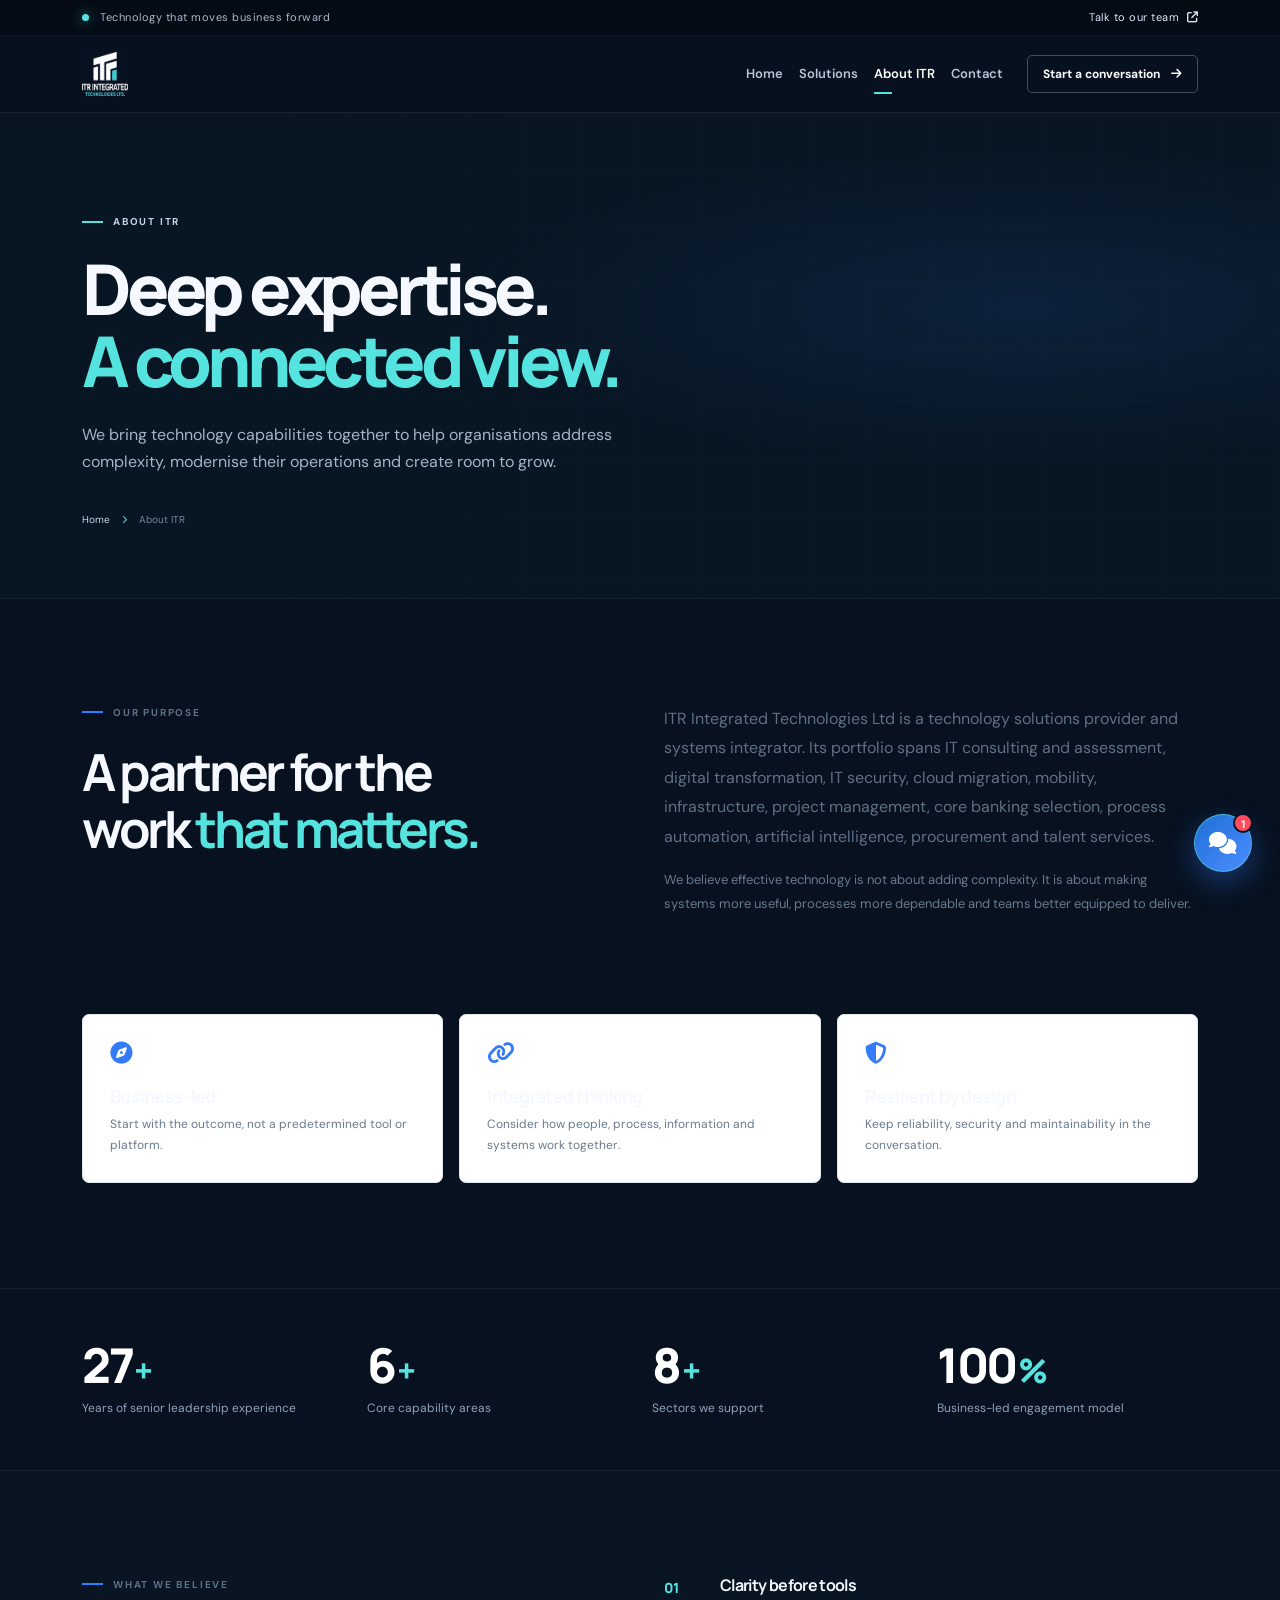
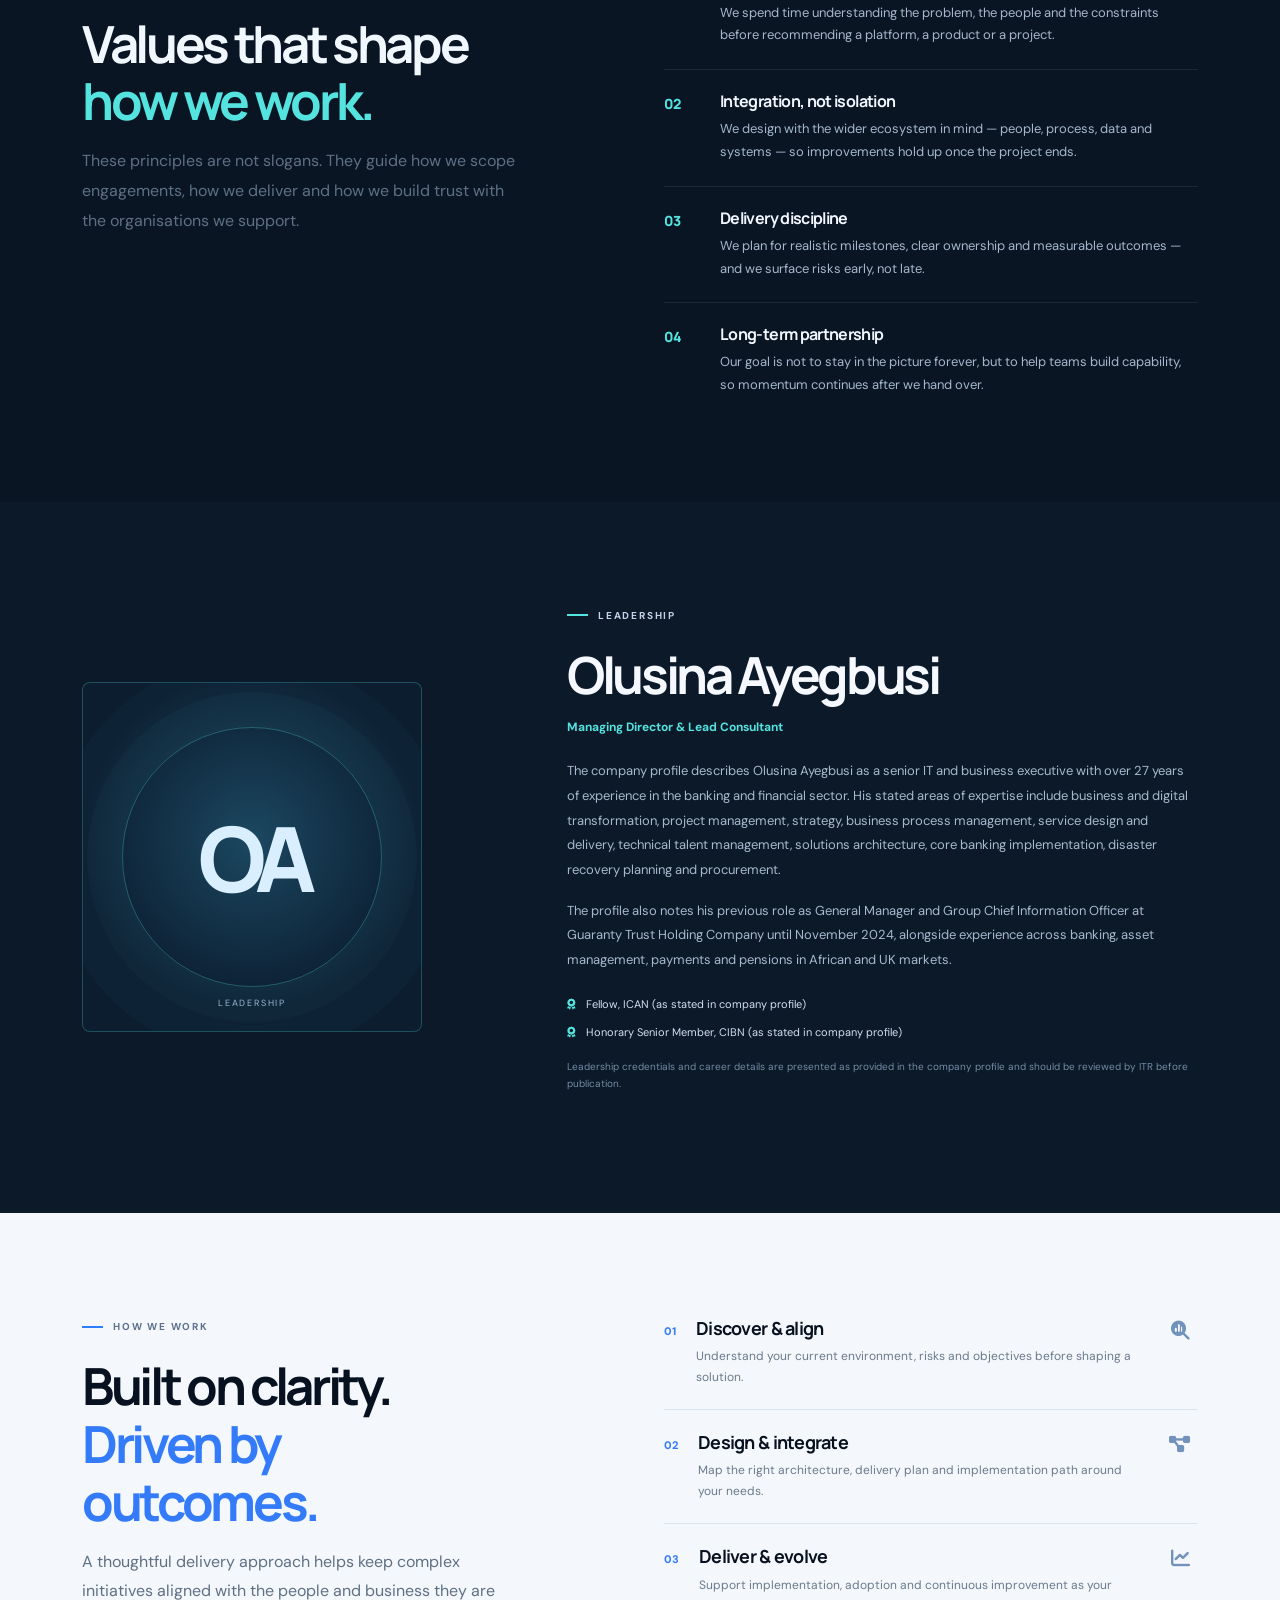
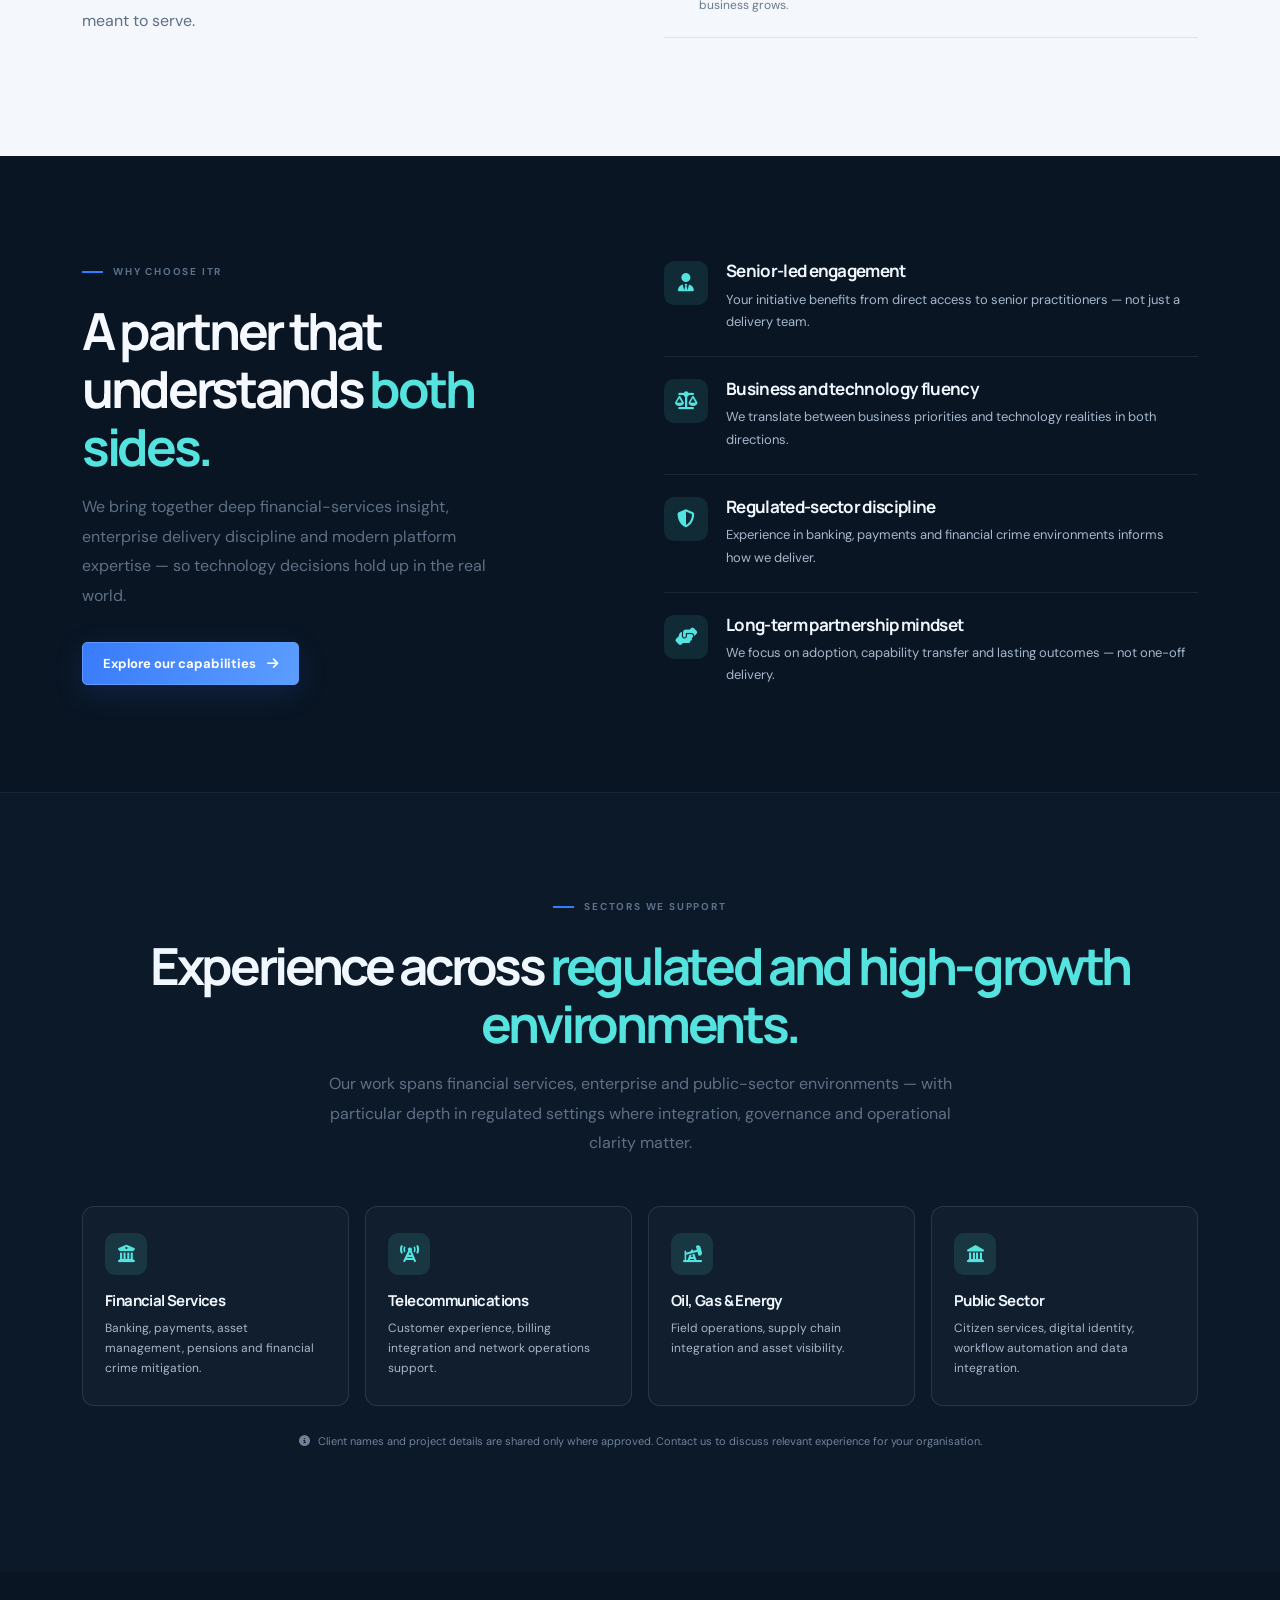
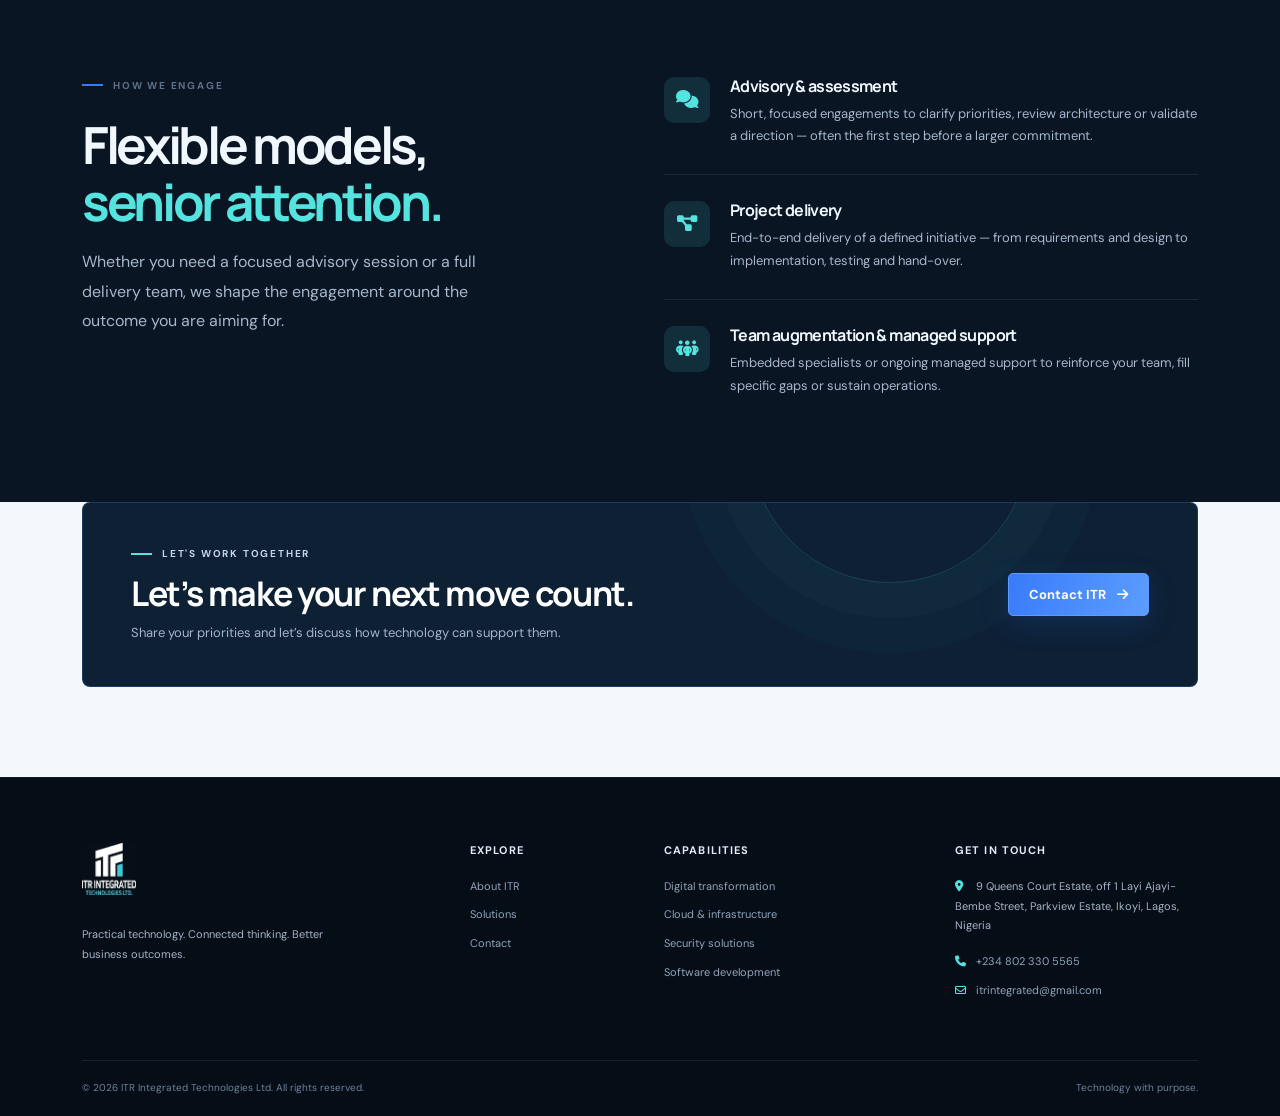
<file: about.html>
<!doctype html>
<html lang="en">
<head>
  <meta charset="utf-8">
  <meta name="viewport" content="width=device-width, initial-scale=1">
  <meta name="description" content="Learn about ITR Integrated Technologies, its leadership, principles and enterprise technology approach.">
  <meta name="theme-color" content="#07111f">
  <title>About ITR | Integrated Technologies</title>

  <!-- Favicon -->
  <link rel="icon" type="image/png" href="assets/images/favicon.png">
  <link rel="apple-touch-icon" href="assets/images/favicon.png">

  <!-- Fonts -->
  <link rel="preconnect" href="https://fonts.googleapis.com">
  <link rel="preconnect" href="https://fonts.gstatic.com" crossorigin>
  <link href="https://fonts.googleapis.com/css2?family=DM+Sans:wght@400;500;600;700&family=Manrope:wght@400;500;600;700;800&display=swap" rel="stylesheet">

  <!-- Stylesheets -->
  <link href="https://cdn.jsdelivr.net/npm/bootstrap@5.3.3/dist/css/bootstrap.min.css" rel="stylesheet">
  <link href="https://cdnjs.cloudflare.com/ajax/libs/font-awesome/6.7.2/css/all.min.css" rel="stylesheet">
  <link href="assets/css/style.css" rel="stylesheet">
</head>
<body>

  <!-- ============================================================
       ANNOUNCEMENT BAR
       ============================================================ -->
  <div class="announcement">
    <div class="container d-flex justify-content-between align-items-center">
      <span><span class="status-dot"></span> Technology that moves business forward</span>
      <a href="contact.html">Talk to our team <i class="fa-solid fa-arrow-up-right-from-square ms-1"></i></a>
    </div>
  </div>

  <!-- ============================================================
       NAVBAR
       ============================================================ -->
  <nav class="navbar navbar-expand-lg navbar-dark site-nav sticky-top">
    <div class="container">
      <a class="navbar-brand brand-lockup" href="index.html" aria-label="ITR Integrated Technologies — Home">
        <img src="assets/images/itr-logo-white.png" alt="ITR Integrated Technologies Ltd." class="brand-logo" width="220" height="44">
      </a>
      <button class="navbar-toggler" type="button" data-bs-toggle="collapse" data-bs-target="#mainNav" aria-label="Toggle navigation">
        <span class="navbar-toggler-icon"></span>
      </button>
      <div class="collapse navbar-collapse" id="mainNav">
        <ul class="navbar-nav ms-auto align-items-lg-center gap-lg-3">
          <li class="nav-item"><a class="nav-link" href="index.html">Home</a></li>
          <li class="nav-item"><a class="nav-link" href="solutions.html">Solutions</a></li>
          <li class="nav-item"><a class="nav-link active" href="about.html">About ITR</a></li>
          <li class="nav-item"><a class="nav-link" href="contact.html">Contact</a></li>
          <li class="nav-item ms-lg-2">
            <a class="btn btn-outline-light btn-nav" href="contact.html">Start a conversation <i class="fa-solid fa-arrow-right ms-2"></i></a>
          </li>
        </ul>
      </div>
    </div>
  </nav>

  <main>

    <!-- ============================================================
         INNER HERO
         ============================================================ -->
    <section class="inner-hero">
      <div class="hero-grid"></div>
      <div class="container position-relative">
        <div class="eyebrow"><span></span> ABOUT ITR</div>
        <h1>Deep expertise.<br><em>A connected view.</em></h1>
        <p>We bring technology capabilities together to help organisations address complexity, modernise their operations and create room to grow.</p>
        <div class="breadcrumb-line">
          <a href="index.html">Home</a>
          <i class="fa-solid fa-chevron-right"></i>
          <span>About ITR</span>
        </div>
      </div>
    </section>

    <!-- ============================================================
         OUR PURPOSE
         ============================================================ -->
    <section class="section-padding">
      <div class="container">
        <div class="row g-5 align-items-start">
          <div class="col-lg-5">
            <div class="eyebrow eyebrow-light"><span></span> OUR PURPOSE</div>
            <h2 class="section-title">A partner for the work <em>that matters.</em></h2>
          </div>
          <div class="col-lg-6 offset-lg-1">
            <p class="section-lead">ITR Integrated Technologies Ltd is a technology solutions provider and systems integrator. Its portfolio spans IT consulting and assessment, digital transformation, IT security, cloud migration, mobility, infrastructure, project management, core banking selection, process automation, artificial intelligence, procurement and talent services.</p>
            <p class="body-muted">We believe effective technology is not about adding complexity. It is about making systems more useful, processes more dependable and teams better equipped to deliver.</p>
          </div>
        </div>

        <div class="about-principles row g-3 mt-5">
          <div class="col-md-4">
            <div class="principle-card">
              <i class="fa-solid fa-compass"></i>
              <h3>Business-led</h3>
              <p>Start with the outcome, not a predetermined tool or platform.</p>
            </div>
          </div>
          <div class="col-md-4">
            <div class="principle-card">
              <i class="fa-solid fa-link"></i>
              <h3>Integrated thinking</h3>
              <p>Consider how people, process, information and systems work together.</p>
            </div>
          </div>
          <div class="col-md-4">
            <div class="principle-card">
              <i class="fa-solid fa-shield-halved"></i>
              <h3>Resilient by design</h3>
              <p>Keep reliability, security and maintainability in the conversation.</p>
            </div>
          </div>
        </div>
      </div>
    </section>

    <!-- ============================================================
         NEW — AT A GLANCE / STATS
         ============================================================ -->
    <section class="stats-section">
      <div class="container">
        <div class="row g-4 align-items-center">
          <div class="col-6 col-lg-3">
            <div class="stat-card">
              <span class="stat-value">27<span>+</span></span>
              <span class="stat-label">Years of senior leadership experience</span>
            </div>
          </div>
          <div class="col-6 col-lg-3">
            <div class="stat-card">
              <span class="stat-value">6<span>+</span></span>
              <span class="stat-label">Core capability areas</span>
            </div>
          </div>
          <div class="col-6 col-lg-3">
            <div class="stat-card">
              <span class="stat-value">8<span>+</span></span>
              <span class="stat-label">Sectors we support</span>
            </div>
          </div>
          <div class="col-6 col-lg-3">
            <div class="stat-card">
              <span class="stat-value">100<span>%</span></span>
              <span class="stat-label">Business-led engagement model</span>
            </div>
          </div>
        </div>
      </div>
    </section>

    <!-- ============================================================
         NEW — WHAT WE BELIEVE / VALUES IN DEPTH
         ============================================================ -->
    <section class="section-padding values-section">
      <div class="container">
        <div class="row g-5 align-items-start">
          <div class="col-lg-5">
            <div class="eyebrow eyebrow-light"><span></span> WHAT WE BELIEVE</div>
            <h2 class="section-title">Values that shape <em>how we work.</em></h2>
            <p class="section-lead mt-3">These principles are not slogans. They guide how we scope engagements, how we deliver and how we build trust with the organisations we support.</p>
          </div>
          <div class="col-lg-6 offset-lg-1">
            <div class="value-principle">
              <span class="value-principle-number">01</span>
              <div>
                <h3>Clarity before tools</h3>
                <p>We spend time understanding the problem, the people and the constraints before recommending a platform, a product or a project.</p>
              </div>
            </div>
            <div class="value-principle">
              <span class="value-principle-number">02</span>
              <div>
                <h3>Integration, not isolation</h3>
                <p>We design with the wider ecosystem in mind — people, process, data and systems — so improvements hold up once the project ends.</p>
              </div>
            </div>
            <div class="value-principle">
              <span class="value-principle-number">03</span>
              <div>
                <h3>Delivery discipline</h3>
                <p>We plan for realistic milestones, clear ownership and measurable outcomes — and we surface risks early, not late.</p>
              </div>
            </div>
            <div class="value-principle">
              <span class="value-principle-number">04</span>
              <div>
                <h3>Long-term partnership</h3>
                <p>Our goal is not to stay in the picture forever, but to help teams build capability, so momentum continues after we hand over.</p>
              </div>
            </div>
          </div>
        </div>
      </div>
    </section>

    <!-- ============================================================
         LEADERSHIP
         ============================================================ -->
    <section class="leadership-section section-padding">
      <div class="container">
        <div class="row g-5 align-items-center">

          <div class="col-lg-4">
            <div class="leader-monogram">
              <span>OA</span>
              <div class="leader-orbit"></div>
              <small>LEADERSHIP</small>
            </div>
          </div>

          <div class="col-lg-7 offset-lg-1">
            <div class="eyebrow"><span></span> LEADERSHIP</div>
            <h2 class="section-title">Olusina Ayegbusi</h2>
            <p class="leader-role">Managing Director &amp; Lead Consultant</p>
            <p class="leader-bio">The company profile describes Olusina Ayegbusi as a senior IT and business executive with over 27 years of experience in the banking and financial sector. His stated areas of expertise include business and digital transformation, project management, strategy, business process management, service design and delivery, technical talent management, solutions architecture, core banking implementation, disaster recovery planning and procurement.</p>
            <p class="leader-bio">The profile also notes his previous role as General Manager and Group Chief Information Officer at Guaranty Trust Holding Company until November 2024, alongside experience across banking, asset management, payments and pensions in African and UK markets.</p>
            <div class="leader-credentials">
              <span><i class="fa-solid fa-award"></i> Fellow, ICAN (as stated in company profile)</span>
              <span><i class="fa-solid fa-award"></i> Honorary Senior Member, CIBN (as stated in company profile)</span>
            </div>
            <p class="small-note mt-3">Leadership credentials and career details are presented as provided in the company profile and should be reviewed by ITR before publication.</p>
          </div>

        </div>
      </div>
    </section>

    <!-- ============================================================
         NEW — HOW WE WORK (DELIVERY APPROACH)
         ============================================================ -->
    <section class="section-padding approach-section">
      <div class="container">
        <div class="row g-5">

          <div class="col-lg-5">
            <div class="eyebrow eyebrow-light"><span></span> HOW WE WORK</div>
            <h2 class="section-title">Built on clarity.<br><em>Driven by outcomes.</em></h2>
            <p class="section-lead mt-3">A thoughtful delivery approach helps keep complex initiatives aligned with the people and business they are meant to serve.</p>
          </div>

          <div class="col-lg-6 offset-lg-1">

            <div class="approach-step">
              <span>01</span>
              <div>
                <h3>Discover &amp; align</h3>
                <p>Understand your current environment, risks and objectives before shaping a solution.</p>
              </div>
              <i class="fa-solid fa-magnifying-glass-chart"></i>
            </div>

            <div class="approach-step">
              <span>02</span>
              <div>
                <h3>Design &amp; integrate</h3>
                <p>Map the right architecture, delivery plan and implementation path around your needs.</p>
              </div>
              <i class="fa-solid fa-diagram-project"></i>
            </div>

            <div class="approach-step">
              <span>03</span>
              <div>
                <h3>Deliver &amp; evolve</h3>
                <p>Support implementation, adoption and continuous improvement as your business grows.</p>
              </div>
              <i class="fa-solid fa-chart-line"></i>
            </div>

          </div>

        </div>
      </div>
    </section>

    <!-- ============================================================
         NEW — WHY CHOOSE ITR
         ============================================================ -->
    <section class="section-padding why-section">
      <div class="container">
        <div class="row g-5 align-items-center">

          <div class="col-lg-5">
            <div class="eyebrow eyebrow-light"><span></span> WHY CHOOSE ITR</div>
            <h2 class="section-title">A partner that understands <em>both sides.</em></h2>
            <p class="section-lead mt-3">We bring together deep financial-services insight, enterprise delivery discipline and modern platform expertise — so technology decisions hold up in the real world.</p>
            <a class="btn btn-primary btn-lg btn-glow mt-3" href="solutions.html">Explore our capabilities <i class="fa-solid fa-arrow-right ms-2"></i></a>
          </div>

          <div class="col-lg-6 offset-lg-1">
            <div class="why-card">
              <i class="fa-solid fa-user-tie"></i>
              <div>
                <h3>Senior-led engagement</h3>
                <p>Your initiative benefits from direct access to senior practitioners — not just a delivery team.</p>
              </div>
            </div>
            <div class="why-card">
              <i class="fa-solid fa-scale-balanced"></i>
              <div>
                <h3>Business and technology fluency</h3>
                <p>We translate between business priorities and technology realities in both directions.</p>
              </div>
            </div>
            <div class="why-card">
              <i class="fa-solid fa-shield-halved"></i>
              <div>
                <h3>Regulated-sector discipline</h3>
                <p>Experience in banking, payments and financial crime environments informs how we deliver.</p>
              </div>
            </div>
            <div class="why-card">
              <i class="fa-solid fa-handshake-angle"></i>
              <div>
                <h3>Long-term partnership mindset</h3>
                <p>We focus on adoption, capability transfer and lasting outcomes — not one-off delivery.</p>
              </div>
            </div>
          </div>

        </div>
      </div>
    </section>

    <!-- ============================================================
         NEW — SECTORS & CLIENTS
         ============================================================ -->
    <section class="section-padding sectors-section">
      <div class="container">
        <div class="text-center mb-5">
          <div class="eyebrow eyebrow-light justify-content-center"><span></span> SECTORS WE SUPPORT</div>
          <h2 class="section-title">Experience across <em>regulated and high-growth environments.</em></h2>
          <p class="section-lead mx-auto mt-3" style="max-width:660px">Our work spans financial services, enterprise and public-sector environments — with particular depth in regulated settings where integration, governance and operational clarity matter.</p>
        </div>
        <div class="row g-3">
          <div class="col-md-6 col-lg-3">
            <div class="sector-card">
              <i class="fa-solid fa-building-columns"></i>
              <h3>Financial Services</h3>
              <p>Banking, payments, asset management, pensions and financial crime mitigation.</p>
            </div>
          </div>
          <div class="col-md-6 col-lg-3">
            <div class="sector-card">
              <i class="fa-solid fa-tower-cell"></i>
              <h3>Telecommunications</h3>
              <p>Customer experience, billing integration and network operations support.</p>
            </div>
          </div>
          <div class="col-md-6 col-lg-3">
            <div class="sector-card">
              <i class="fa-solid fa-oil-well"></i>
              <h3>Oil, Gas &amp; Energy</h3>
              <p>Field operations, supply chain integration and asset visibility.</p>
            </div>
          </div>
          <div class="col-md-6 col-lg-3">
            <div class="sector-card">
              <i class="fa-solid fa-landmark"></i>
              <h3>Public Sector</h3>
              <p>Citizen services, digital identity, workflow automation and data integration.</p>
            </div>
          </div>
        </div>
        <p class="sector-note"><i class="fa-solid fa-circle-info me-2"></i>Client names and project details are shared only where approved. Contact us to discuss relevant experience for your organisation.</p>
      </div>
    </section>

    <!-- ============================================================
         NEW — HOW WE ENGAGE
         ============================================================ -->
    <section class="section-padding engage-section">
      <div class="container">
        <div class="row g-5 align-items-start">

          <div class="col-lg-5">
            <div class="eyebrow eyebrow-light"><span></span> HOW WE ENGAGE</div>
            <h2 class="section-title">Flexible models, <em>senior attention.</em></h2>
            <p class="section-lead mt-3">Whether you need a focused advisory session or a full delivery team, we shape the engagement around the outcome you are aiming for.</p>
          </div>

          <div class="col-lg-6 offset-lg-1">
            <div class="engage-card">
              <div class="engage-card-icon"><i class="fa-solid fa-comments"></i></div>
              <div>
                <h3>Advisory &amp; assessment</h3>
                <p>Short, focused engagements to clarify priorities, review architecture or validate a direction — often the first step before a larger commitment.</p>
              </div>
            </div>
            <div class="engage-card">
              <div class="engage-card-icon"><i class="fa-solid fa-diagram-project"></i></div>
              <div>
                <h3>Project delivery</h3>
                <p>End-to-end delivery of a defined initiative — from requirements and design to implementation, testing and hand-over.</p>
              </div>
            </div>
            <div class="engage-card">
              <div class="engage-card-icon"><i class="fa-solid fa-people-group"></i></div>
              <div>
                <h3>Team augmentation &amp; managed support</h3>
                <p>Embedded specialists or ongoing managed support to reinforce your team, fill specific gaps or sustain operations.</p>
              </div>
            </div>
          </div>

        </div>
      </div>
    </section>

    <!-- ============================================================
         CTA
         ============================================================ -->
    <section class="cta-section">
      <div class="container">
        <div class="cta-inner">
          <div>
            <div class="eyebrow"><span></span> LET'S WORK TOGETHER</div>
            <h2>Let’s make your next move count.</h2>
            <p>Share your priorities and let’s discuss how technology can support them.</p>
          </div>
          <a class="btn btn-primary btn-lg btn-glow" href="contact.html">Contact ITR <i class="fa-solid fa-arrow-right ms-2"></i></a>
        </div>
      </div>
    </section>

  </main>

  <!-- ============================================================
       FOOTER
       ============================================================ -->
  <footer class="site-footer">
    <div class="container">
      <div class="row g-5">

        <div class="col-lg-4">
          <a class="navbar-brand brand-lockup" href="index.html" aria-label="ITR Integrated Technologies — Home">
            <img src="assets/images/itr-logo-white.png" alt="ITR Integrated Technologies Ltd." class="brand-logo" width="240" height="52">
          </a>
          <p class="footer-intro">Practical technology. Connected thinking. Better business outcomes.</p>
        </div>

        <div class="col-6 col-lg-2">
          <h4>Explore</h4>
          <a href="about.html">About ITR</a>
          <a href="solutions.html">Solutions</a>
          <a href="contact.html">Contact</a>
        </div>

        <div class="col-6 col-lg-3">
          <h4>Capabilities</h4>
          <a href="solutions.html#transformation">Digital transformation</a>
          <a href="solutions.html#cloud">Cloud &amp; infrastructure</a>
          <a href="solutions.html#security">Security solutions</a>
          <a href="solutions.html#software">Software development</a>
        </div>

        <div class="col-lg-3">
          <h4>Get in touch</h4>
          <p><i class="fa-solid fa-location-dot"></i> 9 Queens Court Estate, off 1 Layi Ajayi-Bembe Street, Parkview Estate, Ikoyi, Lagos, Nigeria</p>
          <a href="tel:+2348023305565"><i class="fa-solid fa-phone"></i> +234 802 330 5565</a>
          <a href="mailto:itrintegrated@gmail.com"><i class="fa-regular fa-envelope"></i> itrintegrated@gmail.com</a>
        </div>

      </div>

      <div class="footer-bottom">
        <span>© <span id="year"></span> ITR Integrated Technologies Ltd. All rights reserved.</span>
        <span>Technology with purpose.</span>
      </div>
    </div>
  </footer>

  <!-- Scripts -->
  <script src="https://cdn.jsdelivr.net/npm/bootstrap@5.3.3/dist/js/bootstrap.bundle.min.js"></script>
  <script src="assets/js/main.js"></script>


  <!-- ============================================================
     CHATBOT WIDGET
     ============================================================ -->
<div class="chatbot" id="chatbot" aria-live="polite">

  <!-- Launcher button -->
  <button class="chatbot-launcher" id="chatbotLauncher" type="button" aria-label="Open chat assistant" aria-expanded="false" aria-controls="chatbotPanel">
    <i class="fa-solid fa-comments chatbot-icon-open"></i>
    <i class="fa-solid fa-xmark chatbot-icon-close"></i>
    <span class="chatbot-badge" id="chatbotBadge">1</span>
  </button>

  <!-- Chat panel -->
  <div class="chatbot-panel" id="chatbotPanel" role="dialog" aria-label="ITR chat assistant" aria-hidden="true">

    <!-- Header -->
    <div class="chatbot-header">
      <div class="chatbot-header-info">
        <div class="chatbot-avatar">
          <img src="assets/images/itr-logo-white.png" alt="" aria-hidden="true">
        </div>
        <div>
          <strong>ITR Assistant</strong>
          <span><i class="chatbot-dot"></i> Typically replies instantly</span>
        </div>
      </div>
      <button class="chatbot-close" id="chatbotClose" type="button" aria-label="Close chat">
        <i class="fa-solid fa-xmark"></i>
      </button>
    </div>

    <!-- Messages -->
    <div class="chatbot-messages" id="chatbotMessages" role="log" aria-live="polite">
      <div class="chat-message bot">
        <div class="chat-bubble">
          Hi there 👋 I’m the ITR assistant. Ask me about our capabilities, location or how to get in touch — or pick a question below.
        </div>
      </div>

      <!-- Quick suggestions -->
      <div class="chatbot-suggestions" id="chatbotSuggestions">
        <button type="button" data-question="What services do you offer?">What services do you offer?</button>
        <button type="button" data-question="Where are you located?">Where are you located?</button>
        <button type="button" data-question="How do I contact you?">How do I contact you?</button>
        <button type="button" data-question="Do you work with banks?">Do you work with banks?</button>
        <button type="button" data-question="How quickly will you respond?">How quickly will you respond?</button>
      </div>
    </div>

    <!-- Input -->
    <form class="chatbot-input" id="chatbotForm" autocomplete="off">
      <input type="text" id="chatbotInput" placeholder="Type a message…" aria-label="Type your message" maxlength="400">
      <button type="submit" aria-label="Send message">
        <i class="fa-solid fa-paper-plane"></i>
      </button>
    </form>

    <div class="chatbot-footer">
      <span>Powered by ITR · <a href="contact.html">Contact a human</a></span>
    </div>

  </div>
</div>
</body>
</html>
<script src="https://cdn.jsdelivr.net/npm/bootstrap@5.3.3/dist/js/bootstrap.bundle.min.js"></script>
<script src="assets/js/main.js"></script>
<script src="assets/js/chatbot.js"></script>  <!-- ← NEW -->
</file>
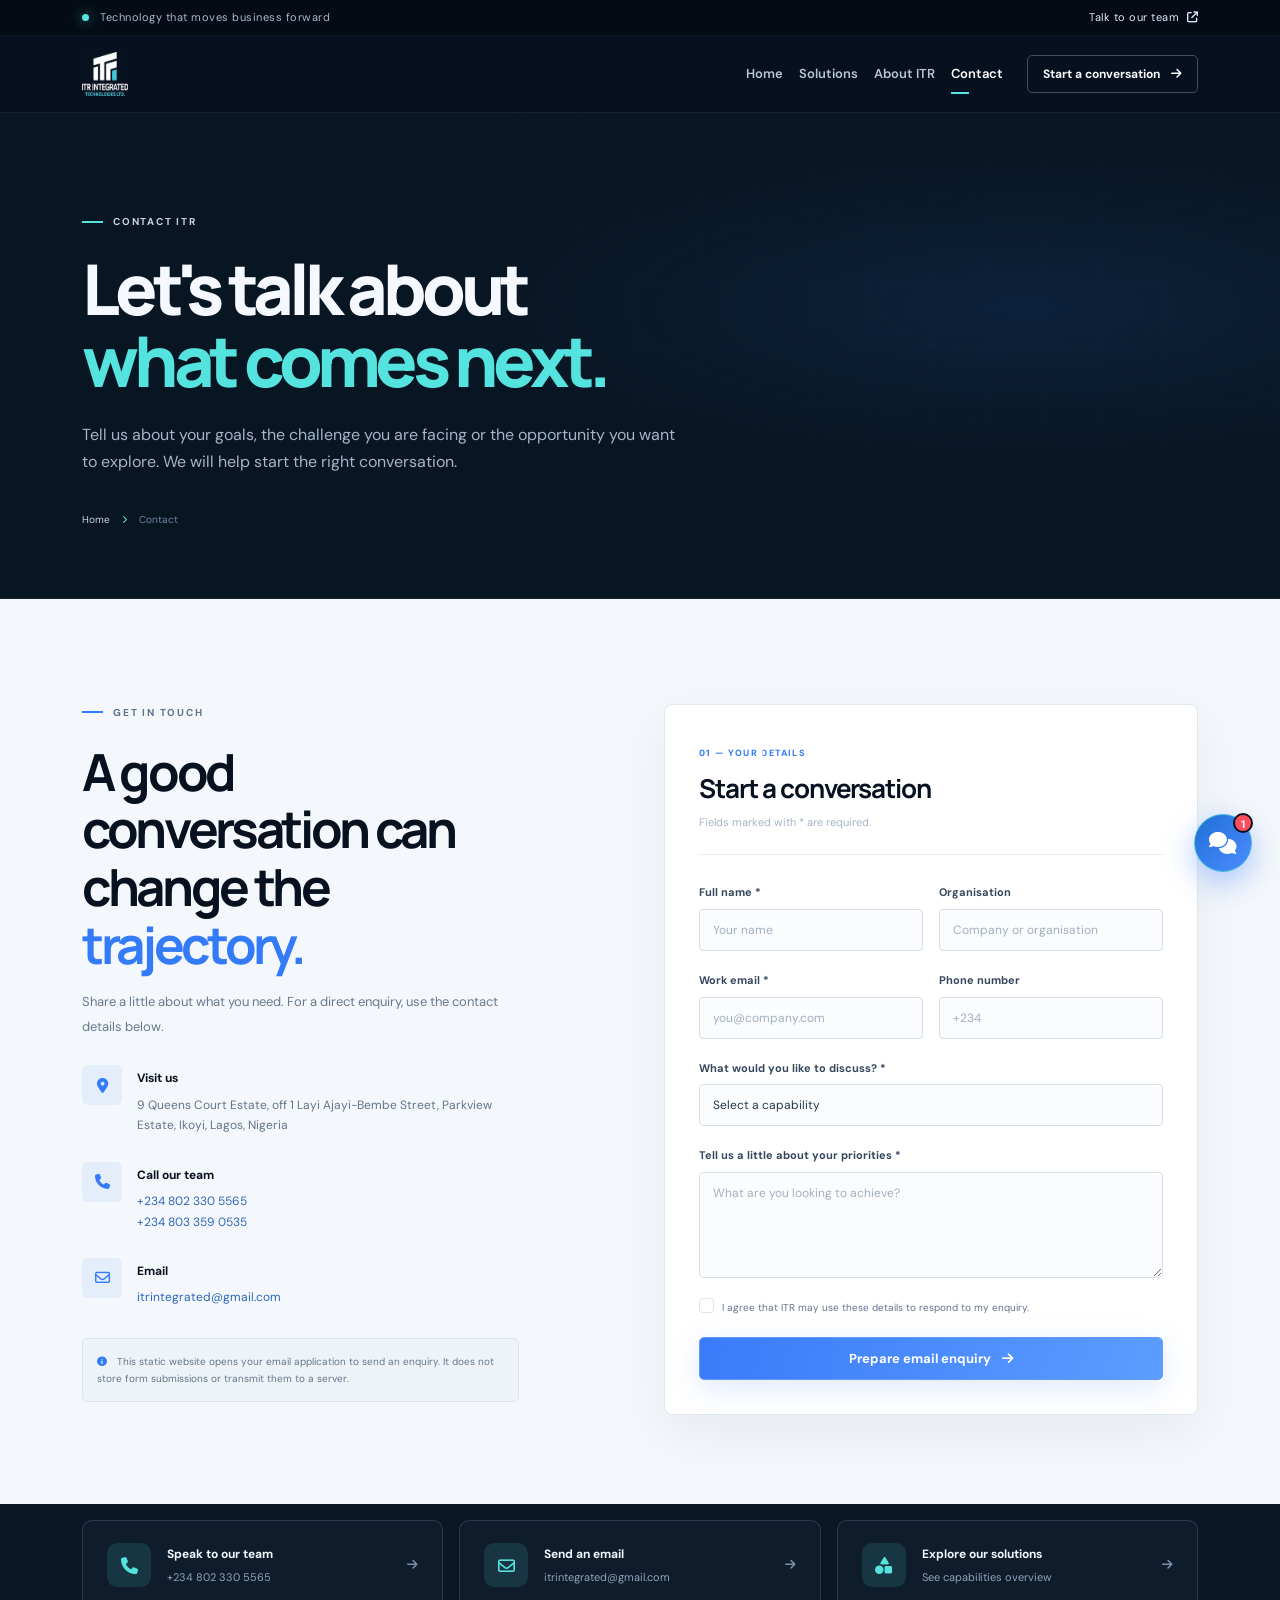
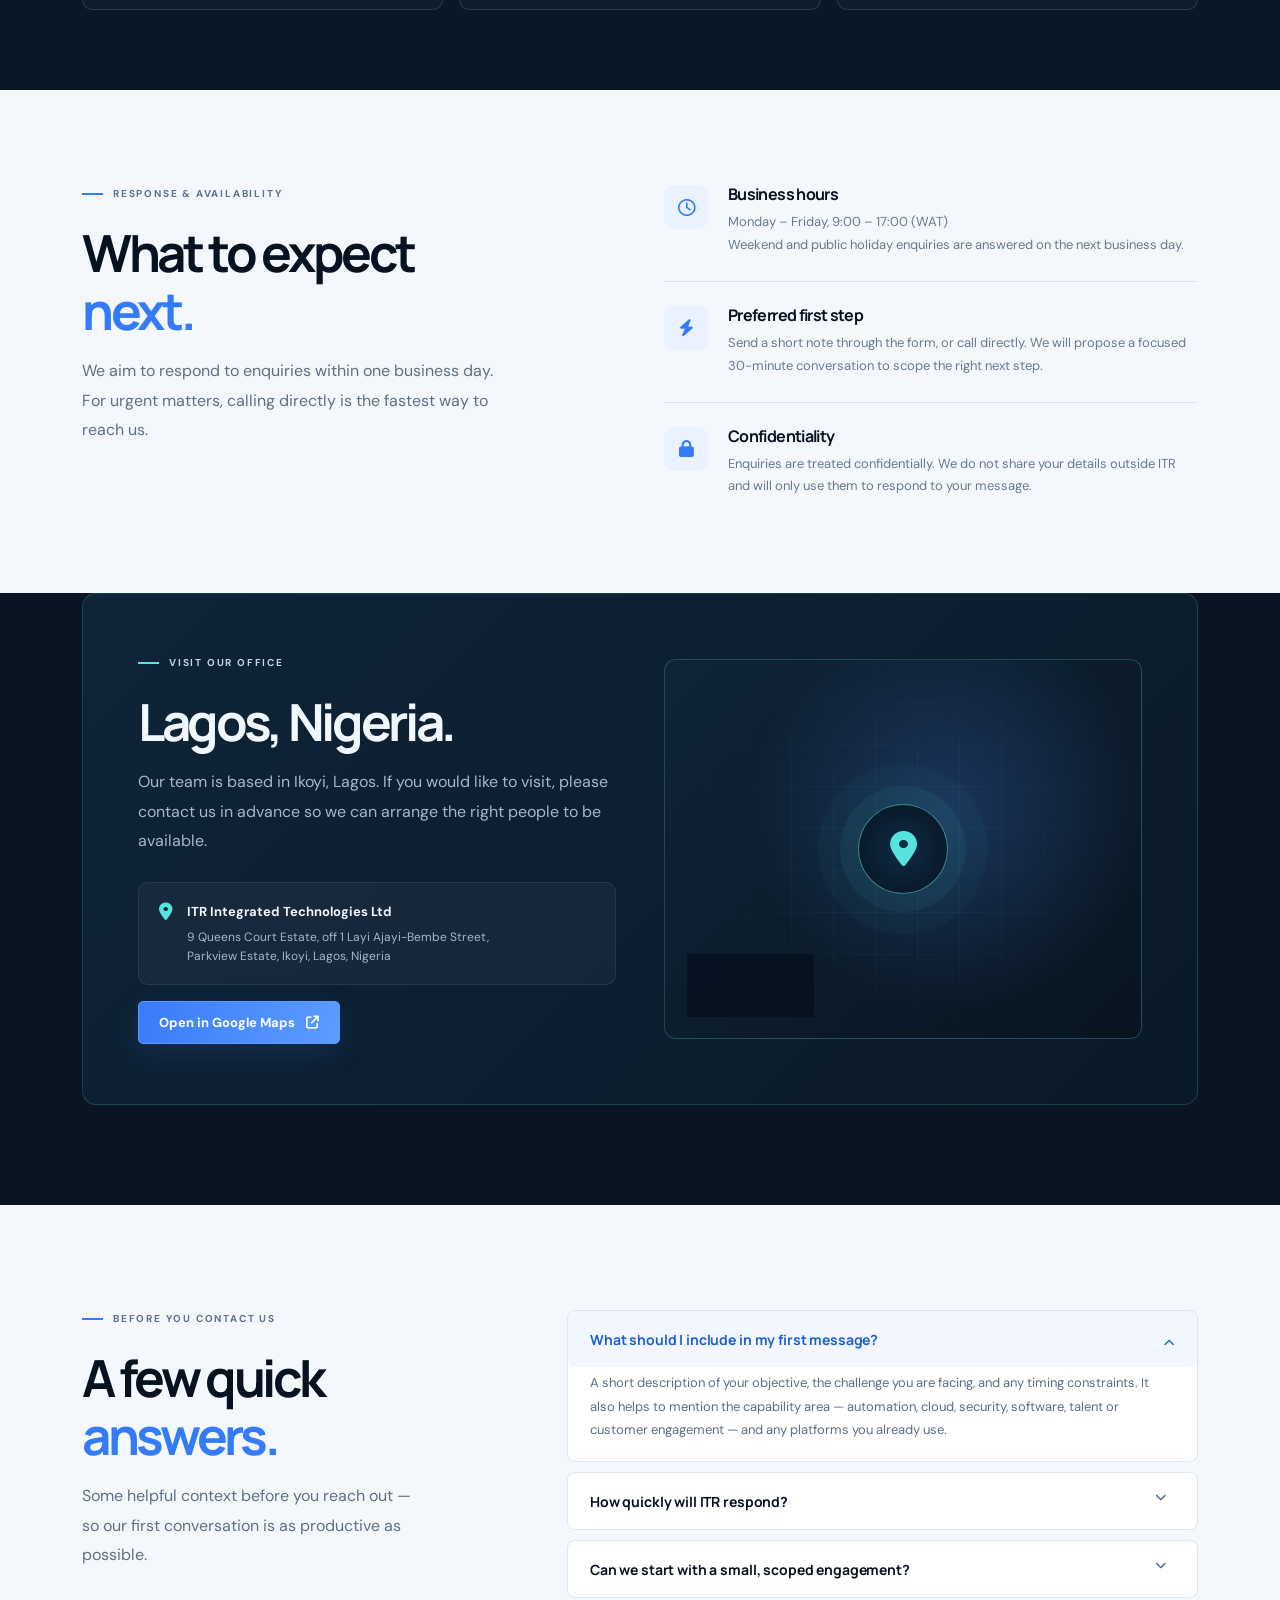
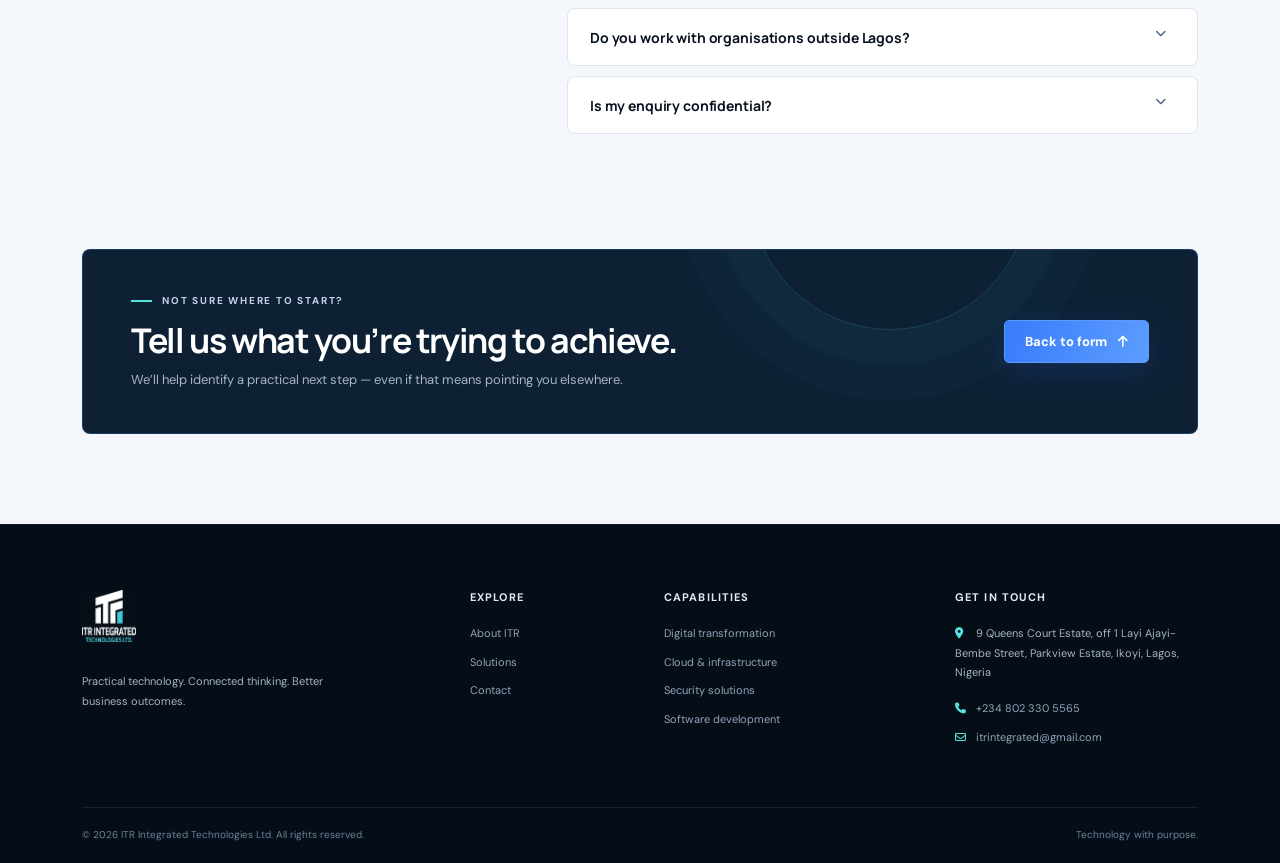
<file: contact.html>
<!doctype html>
<html lang="en">
<head>
  <meta charset="utf-8">
  <meta name="viewport" content="width=device-width, initial-scale=1">
  <meta name="description" content="Contact ITR Integrated Technologies to discuss enterprise technology, automation, cloud, security or software needs.">
  <meta name="theme-color" content="#07111f">
  <title>Contact ITR | Start a Conversation</title>

  <!-- Favicon -->
  <link rel="icon" type="image/png" href="assets/images/favicon.png">
  <link rel="apple-touch-icon" href="assets/images/favicon.png">

  <!-- Fonts -->
  <link rel="preconnect" href="https://fonts.googleapis.com">
  <link rel="preconnect" href="https://fonts.gstatic.com" crossorigin>
  <link href="https://fonts.googleapis.com/css2?family=DM+Sans:wght@400;500;600;700&family=Manrope:wght@400;500;600;700;800&display=swap" rel="stylesheet">

  <!-- Stylesheets -->
  <link href="https://cdn.jsdelivr.net/npm/bootstrap@5.3.3/dist/css/bootstrap.min.css" rel="stylesheet">
  <link href="https://cdnjs.cloudflare.com/ajax/libs/font-awesome/6.7.2/css/all.min.css" rel="stylesheet">
  <link href="assets/css/style.css" rel="stylesheet">
</head>
<body>

  <!-- ============================================================
       ANNOUNCEMENT BAR
       ============================================================ -->
  <div class="announcement">
    <div class="container d-flex justify-content-between align-items-center">
      <span><span class="status-dot"></span> Technology that moves business forward</span>
      <a href="contact.html">Talk to our team <i class="fa-solid fa-arrow-up-right-from-square ms-1"></i></a>
    </div>
  </div>

  <!-- ============================================================
       NAVBAR
       ============================================================ -->
  <nav class="navbar navbar-expand-lg navbar-dark site-nav sticky-top">
    <div class="container">
      <a class="navbar-brand brand-lockup" href="index.html" aria-label="ITR Integrated Technologies — Home">
        <img src="assets/images/itr-logo-white.png" alt="ITR Integrated Technologies Ltd." class="brand-logo" width="220" height="44">
      </a>
      <button class="navbar-toggler" type="button" data-bs-toggle="collapse" data-bs-target="#mainNav" aria-label="Toggle navigation">
        <span class="navbar-toggler-icon"></span>
      </button>
      <div class="collapse navbar-collapse" id="mainNav">
        <ul class="navbar-nav ms-auto align-items-lg-center gap-lg-3">
          <li class="nav-item"><a class="nav-link" href="index.html">Home</a></li>
          <li class="nav-item"><a class="nav-link" href="solutions.html">Solutions</a></li>
          <li class="nav-item"><a class="nav-link" href="about.html">About ITR</a></li>
          <li class="nav-item"><a class="nav-link active" href="contact.html">Contact</a></li>
          <li class="nav-item ms-lg-2">
            <a class="btn btn-outline-light btn-nav" href="#contact-form">Start a conversation <i class="fa-solid fa-arrow-right ms-2"></i></a>
          </li>
        </ul>
      </div>
    </div>
  </nav>

  <main>

    <!-- ============================================================
         INNER HERO
         ============================================================ -->
    <section class="inner-hero contact-hero">
      <div class="hero-grid"></div>
      <div class="container position-relative">
        <div class="eyebrow"><span></span> CONTACT ITR</div>
        <h1>Let's talk about<br><em>what comes next.</em></h1>
        <p>Tell us about your goals, the challenge you are facing or the opportunity you want to explore. We will help start the right conversation.</p>
        <div class="breadcrumb-line">
          <a href="index.html">Home</a>
          <i class="fa-solid fa-chevron-right"></i>
          <span>Contact</span>
        </div>
      </div>
    </section>

    <!-- ============================================================
         CONTACT FORM + DETAILS
         ============================================================ -->
    <section class="section-padding contact-section" id="contact-form">
      <div class="container">
        <div class="row g-5">

          <!-- LEFT: Contact Details -->
          <div class="col-lg-5">
            <div class="eyebrow eyebrow-light"><span></span> GET IN TOUCH</div>
            <h2 class="section-title">A good conversation can change the <em>trajectory.</em></h2>
            <p class="body-muted mt-3">Share a little about what you need. For a direct enquiry, use the contact details below.</p>

            <div class="contact-detail">
              <span><i class="fa-solid fa-location-dot"></i></span>
              <div>
                <b>Visit us</b>
                <p>9 Queens Court Estate, off 1 Layi Ajayi-Bembe Street, Parkview Estate, Ikoyi, Lagos, Nigeria</p>
              </div>
            </div>

            <div class="contact-detail">
              <span><i class="fa-solid fa-phone"></i></span>
              <div>
                <b>Call our team</b>
                <p>
                  <a href="tel:+2348023305565">+234 802 330 5565</a><br>
                  <a href="tel:+2348033590535">+234 803 359 0535</a>
                </p>
              </div>
            </div>

            <div class="contact-detail">
              <span><i class="fa-regular fa-envelope"></i></span>
              <div>
                <b>Email</b>
                <p><a href="mailto:itrintegrated@gmail.com">itrintegrated@gmail.com</a></p>
              </div>
            </div>

            <div class="contact-note">
              <i class="fa-solid fa-circle-info"></i> This static website opens your email application to send an enquiry. It does not store form submissions or transmit them to a server.
            </div>
          </div>

          <!-- RIGHT: Contact Form -->
          <div class="col-lg-6 offset-lg-1">
            <form class="contact-form" id="inquiryForm">

              <div class="form-heading">
                <span>01 — YOUR DETAILS</span>
                <h3>Start a conversation</h3>
                <p>Fields marked with * are required.</p>
              </div>

              <div class="row g-3">

                <div class="col-md-6">
                  <label for="name" class="form-label">Full name *</label>
                  <input class="form-control" id="name" name="name" required autocomplete="name" placeholder="Your name">
                </div>

                <div class="col-md-6">
                  <label for="company" class="form-label">Organisation</label>
                  <input class="form-control" id="company" name="company" autocomplete="organization" placeholder="Company or organisation">
                </div>

                <div class="col-md-6">
                  <label for="email" class="form-label">Work email *</label>
                  <input class="form-control" type="email" id="email" name="email" required autocomplete="email" placeholder="you@company.com">
                </div>

                <div class="col-md-6">
                  <label for="phone" class="form-label">Phone number</label>
                  <input class="form-control" type="tel" id="phone" name="phone" autocomplete="tel" placeholder="+234">
                </div>

                <div class="col-12">
                  <label for="service" class="form-label">What would you like to discuss? *</label>
                  <select class="form-select" id="service" name="service" required>
                    <option value="" selected disabled>Select a capability</option>
                    <option>Digital transformation &amp; automation</option>
                    <option>Cloud, infrastructure &amp; managed services</option>
                    <option>Security, eKYC &amp; financial crime mitigation</option>
                    <option>Software development &amp; systems integration</option>
                    <option>Talent-as-a-Service &amp; IT advisory</option>
                    <option>Customer experience &amp; engagement</option>
                    <option>Other / not sure yet</option>
                  </select>
                </div>

                <div class="col-12">
                  <label for="message" class="form-label">Tell us a little about your priorities *</label>
                  <textarea class="form-control" id="message" name="message" rows="5" required placeholder="What are you looking to achieve?"></textarea>
                </div>

                <div class="col-12">
                  <div class="form-check">
                    <input class="form-check-input" type="checkbox" id="consent" required>
                    <label class="form-check-label" for="consent">I agree that ITR may use these details to respond to my enquiry.</label>
                  </div>
                </div>

                <div class="col-12">
                  <button class="btn btn-primary btn-lg btn-glow w-100" type="submit">
                    Prepare email enquiry <i class="fa-solid fa-arrow-right ms-2"></i>
                  </button>
                  <p class="form-status" id="formStatus" role="status" aria-live="polite"></p>
                </div>

              </div>
            </form>
          </div>

        </div>
      </div>
    </section>

    <!-- ============================================================
         NEW — QUICK CONTACT OPTIONS
         ============================================================ -->
    <section class="quick-contact-section">
      <div class="container">
        <div class="row g-3">
          <div class="col-md-4">
            <a class="quick-contact-card" href="tel:+2348023305565">
              <div class="quick-contact-icon"><i class="fa-solid fa-phone"></i></div>
              <div>
                <strong>Speak to our team</strong>
                <span>+234 802 330 5565</span>
              </div>
              <i class="fa-solid fa-arrow-right quick-contact-arrow"></i>
            </a>
          </div>
          <div class="col-md-4">
            <a class="quick-contact-card" href="mailto:itrintegrated@gmail.com">
              <div class="quick-contact-icon"><i class="fa-regular fa-envelope"></i></div>
              <div>
                <strong>Send an email</strong>
                <span>itrintegrated@gmail.com</span>
              </div>
              <i class="fa-solid fa-arrow-right quick-contact-arrow"></i>
            </a>
          </div>
          <div class="col-md-4">
            <a class="quick-contact-card" href="solutions.html">
              <div class="quick-contact-icon"><i class="fa-solid fa-shapes"></i></div>
              <div>
                <strong>Explore our solutions</strong>
                <span>See capabilities overview</span>
              </div>
              <i class="fa-solid fa-arrow-right quick-contact-arrow"></i>
            </a>
          </div>
        </div>
      </div>
    </section>

    <!-- ============================================================
         NEW — OFFICE HOURS & RESPONSE EXPECTATION
         ============================================================ -->
    <section class="contact-info-section">
      <div class="container">
        <div class="row g-5 align-items-start">

          <div class="col-lg-5">
            <div class="eyebrow eyebrow-light"><span></span> RESPONSE &amp; AVAILABILITY</div>
            <h2 class="section-title">What to expect <em>next.</em></h2>
            <p class="section-lead mt-3">We aim to respond to enquiries within one business day. For urgent matters, calling directly is the fastest way to reach us.</p>
          </div>

          <div class="col-lg-6 offset-lg-1">
            <div class="info-block">
              <div class="info-block-icon"><i class="fa-regular fa-clock"></i></div>
              <div>
                <h3>Business hours</h3>
                <p>Monday – Friday, 9:00 – 17:00 (WAT)<br>Weekend and public holiday enquiries are answered on the next business day.</p>
              </div>
            </div>
            <div class="info-block">
              <div class="info-block-icon"><i class="fa-solid fa-bolt"></i></div>
              <div>
                <h3>Preferred first step</h3>
                <p>Send a short note through the form, or call directly. We will propose a focused 30-minute conversation to scope the right next step.</p>
              </div>
            </div>
            <div class="info-block">
              <div class="info-block-icon"><i class="fa-solid fa-lock"></i></div>
              <div>
                <h3>Confidentiality</h3>
                <p>Enquiries are treated confidentially. We do not share your details outside ITR and will only use them to respond to your message.</p>
              </div>
            </div>
          </div>

        </div>
      </div>
    </section>

    <!-- ============================================================
         NEW — LOCATION / VISIT
         ============================================================ -->
    <section class="location-section">
      <div class="container">
        <div class="location-panel">
          <div class="row g-5 align-items-center">
            <div class="col-lg-6">
              <div class="eyebrow"><span></span> VISIT OUR OFFICE</div>
              <h2 class="section-title">Lagos, Nigeria.</h2>
              <p class="section-lead mt-3">Our team is based in Ikoyi, Lagos. If you would like to visit, please contact us in advance so we can arrange the right people to be available.</p>
              <div class="location-address">
                <i class="fa-solid fa-location-dot"></i>
                <div>
                  <strong>ITR Integrated Technologies Ltd</strong>
                  <span>9 Queens Court Estate, off 1 Layi Ajayi-Bembe Street,<br>Parkview Estate, Ikoyi, Lagos, Nigeria</span>
                </div>
              </div>
              <a class="btn btn-primary btn-lg btn-glow mt-3" href="https://www.google.com/maps/search/?api=1&query=9+Queens+Court+Estate+Parkview+Estate+Ikoyi+Lagos" target="_blank" rel="noopener noreferrer">
                Open in Google Maps <i class="fa-solid fa-arrow-up-right-from-square ms-2"></i>
              </a>
            </div>
            <div class="col-lg-6">
              <div class="location-visual">
                <div class="location-visual-grid"></div>
                <div class="location-visual-pin">
                  <i class="fa-solid fa-location-dot"></i>
                </div>
                <div class="location-visual-label">
                  <strong>Parkview Estate</strong>
                  <span>Ikoyi, Lagos</span>
                </div>
              </div>
            </div>
          </div>
        </div>
      </div>
    </section>

    <!-- ============================================================
         NEW — FAQ BEFORE YOU CONTACT
         ============================================================ -->
    <section class="section-padding faq-section">
      <div class="container">
        <div class="row g-5">

          <div class="col-lg-4">
            <div class="eyebrow eyebrow-light"><span></span> BEFORE YOU CONTACT US</div>
            <h2 class="section-title">A few quick <em>answers.</em></h2>
            <p class="section-lead mt-3">Some helpful context before you reach out — so our first conversation is as productive as possible.</p>
          </div>

          <div class="col-lg-7 offset-lg-1">
            <div class="accordion faq-accordion" id="contactFaq">

              <div class="accordion-item">
                <h3 class="accordion-header">
                  <button class="accordion-button" type="button" data-bs-toggle="collapse" data-bs-target="#cfaq1" aria-expanded="true" aria-controls="cfaq1">
                    What should I include in my first message?
                  </button>
                </h3>
                <div id="cfaq1" class="accordion-collapse collapse show" data-bs-parent="#contactFaq">
                  <div class="accordion-body">
                    A short description of your objective, the challenge you are facing, and any timing constraints. It also helps to mention the capability area — automation, cloud, security, software, talent or customer engagement — and any platforms you already use.
                  </div>
                </div>
              </div>

              <div class="accordion-item">
                <h3 class="accordion-header">
                  <button class="accordion-button collapsed" type="button" data-bs-toggle="collapse" data-bs-target="#cfaq2" aria-expanded="false" aria-controls="cfaq2">
                    How quickly will ITR respond?
                  </button>
                </h3>
                <div id="cfaq2" class="accordion-collapse collapse" data-bs-parent="#contactFaq">
                  <div class="accordion-body">
                    We aim to respond within one business day. For urgent matters, calling directly on +234 802 330 5565 is the fastest way to reach us.
                  </div>
                </div>
              </div>

              <div class="accordion-item">
                <h3 class="accordion-header">
                  <button class="accordion-button collapsed" type="button" data-bs-toggle="collapse" data-bs-target="#cfaq3" aria-expanded="false" aria-controls="cfaq3">
                    Can we start with a small, scoped engagement?
                  </button>
                </h3>
                <div id="cfaq3" class="accordion-collapse collapse" data-bs-parent="#contactFaq">
                  <div class="accordion-body">
                    Yes. Many engagements begin with an advisory session, a focused assessment, or a small pilot. This lets both sides confirm fit before committing to a larger programme.
                  </div>
                </div>
              </div>

              <div class="accordion-item">
                <h3 class="accordion-header">
                  <button class="accordion-button collapsed" type="button" data-bs-toggle="collapse" data-bs-target="#cfaq4" aria-expanded="false" aria-controls="cfaq4">
                    Do you work with organisations outside Lagos?
                  </button>
                </h3>
                <div id="cfaq4" class="accordion-collapse collapse" data-bs-parent="#contactFaq">
                  <div class="accordion-body">
                    Yes. We work with clients across Nigeria and international markets. Most engagements combine on-site sessions with remote delivery, depending on scope and preference.
                  </div>
                </div>
              </div>

              <div class="accordion-item">
                <h3 class="accordion-header">
                  <button class="accordion-button collapsed" type="button" data-bs-toggle="collapse" data-bs-target="#cfaq5" aria-expanded="false" aria-controls="cfaq5">
                    Is my enquiry confidential?
                  </button>
                </h3>
                <div id="cfaq5" class="accordion-collapse collapse" data-bs-parent="#contactFaq">
                  <div class="accordion-body">
                    Yes. We treat enquiries confidentially and do not share your details outside ITR. Your message is only used to respond to your enquiry and, if relevant, to propose the right next step.
                  </div>
                </div>
              </div>

            </div>
          </div>

        </div>
      </div>
    </section>

    <!-- ============================================================
         CTA
         ============================================================ -->
    <section class="cta-section">
      <div class="container">
        <div class="cta-inner">
          <div>
            <div class="eyebrow"><span></span> NOT SURE WHERE TO START?</div>
            <h2>Tell us what you’re trying to achieve.</h2>
            <p>We’ll help identify a practical next step — even if that means pointing you elsewhere.</p>
          </div>
          <a class="btn btn-primary btn-lg btn-glow" href="#contact-form">Back to form <i class="fa-solid fa-arrow-up ms-2"></i></a>
        </div>
      </div>
    </section>

  </main>

  <!-- ============================================================
       FOOTER
       ============================================================ -->
  <footer class="site-footer">
    <div class="container">
      <div class="row g-5">

        <div class="col-lg-4">
          <a class="navbar-brand brand-lockup" href="index.html" aria-label="ITR Integrated Technologies — Home">
            <img src="assets/images/itr-logo-white.png" alt="ITR Integrated Technologies Ltd." class="brand-logo" width="240" height="52">
          </a>
          <p class="footer-intro">Practical technology. Connected thinking. Better business outcomes.</p>
        </div>

        <div class="col-6 col-lg-2">
          <h4>Explore</h4>
          <a href="about.html">About ITR</a>
          <a href="solutions.html">Solutions</a>
          <a href="contact.html">Contact</a>
        </div>

        <div class="col-6 col-lg-3">
          <h4>Capabilities</h4>
          <a href="solutions.html#transformation">Digital transformation</a>
          <a href="solutions.html#cloud">Cloud &amp; infrastructure</a>
          <a href="solutions.html#security">Security solutions</a>
          <a href="solutions.html#software">Software development</a>
        </div>

        <div class="col-lg-3">
          <h4>Get in touch</h4>
          <p><i class="fa-solid fa-location-dot"></i> 9 Queens Court Estate, off 1 Layi Ajayi-Bembe Street, Parkview Estate, Ikoyi, Lagos, Nigeria</p>
          <a href="tel:+2348023305565"><i class="fa-solid fa-phone"></i> +234 802 330 5565</a>
          <a href="mailto:itrintegrated@gmail.com"><i class="fa-regular fa-envelope"></i> itrintegrated@gmail.com</a>
        </div>

      </div>

      <div class="footer-bottom">
        <span>© <span id="year"></span> ITR Integrated Technologies Ltd. All rights reserved.</span>
        <span>Technology with purpose.</span>
      </div>
    </div>
  </footer>

  <!-- Scripts -->
  <script src="https://cdn.jsdelivr.net/npm/bootstrap@5.3.3/dist/js/bootstrap.bundle.min.js"></script>
  <script src="assets/js/main.js"></script>


  <!-- ============================================================
     CHATBOT WIDGET
     ============================================================ -->
<div class="chatbot" id="chatbot" aria-live="polite">

  <!-- Launcher button -->
  <button class="chatbot-launcher" id="chatbotLauncher" type="button" aria-label="Open chat assistant" aria-expanded="false" aria-controls="chatbotPanel">
    <i class="fa-solid fa-comments chatbot-icon-open"></i>
    <i class="fa-solid fa-xmark chatbot-icon-close"></i>
    <span class="chatbot-badge" id="chatbotBadge">1</span>
  </button>

  <!-- Chat panel -->
  <div class="chatbot-panel" id="chatbotPanel" role="dialog" aria-label="ITR chat assistant" aria-hidden="true">

    <!-- Header -->
    <div class="chatbot-header">
      <div class="chatbot-header-info">
        <div class="chatbot-avatar">
          <img src="assets/images/itr-logo-white.png" alt="" aria-hidden="true">
        </div>
        <div>
          <strong>ITR Assistant</strong>
          <span><i class="chatbot-dot"></i> Typically replies instantly</span>
        </div>
      </div>
      <button class="chatbot-close" id="chatbotClose" type="button" aria-label="Close chat">
        <i class="fa-solid fa-xmark"></i>
      </button>
    </div>

    <!-- Messages -->
    <div class="chatbot-messages" id="chatbotMessages" role="log" aria-live="polite">
      <div class="chat-message bot">
        <div class="chat-bubble">
          Hi there 👋 I’m the ITR assistant. Ask me about our capabilities, location or how to get in touch — or pick a question below.
        </div>
      </div>

      <!-- Quick suggestions -->
      <div class="chatbot-suggestions" id="chatbotSuggestions">
        <button type="button" data-question="What services do you offer?">What services do you offer?</button>
        <button type="button" data-question="Where are you located?">Where are you located?</button>
        <button type="button" data-question="How do I contact you?">How do I contact you?</button>
        <button type="button" data-question="Do you work with banks?">Do you work with banks?</button>
        <button type="button" data-question="How quickly will you respond?">How quickly will you respond?</button>
      </div>
    </div>

    <!-- Input -->
    <form class="chatbot-input" id="chatbotForm" autocomplete="off">
      <input type="text" id="chatbotInput" placeholder="Type a message…" aria-label="Type your message" maxlength="400">
      <button type="submit" aria-label="Send message">
        <i class="fa-solid fa-paper-plane"></i>
      </button>
    </form>

    <div class="chatbot-footer">
      <span>Powered by ITR · <a href="contact.html">Contact a human</a></span>
    </div>

  </div>
</div>
</body>
<script src="https://cdn.jsdelivr.net/npm/bootstrap@5.3.3/dist/js/bootstrap.bundle.min.js"></script>
<script src="assets/js/main.js"></script>
<script src="assets/js/chatbot.js"></script>  <!-- ← NEW -->
</html>
</file>
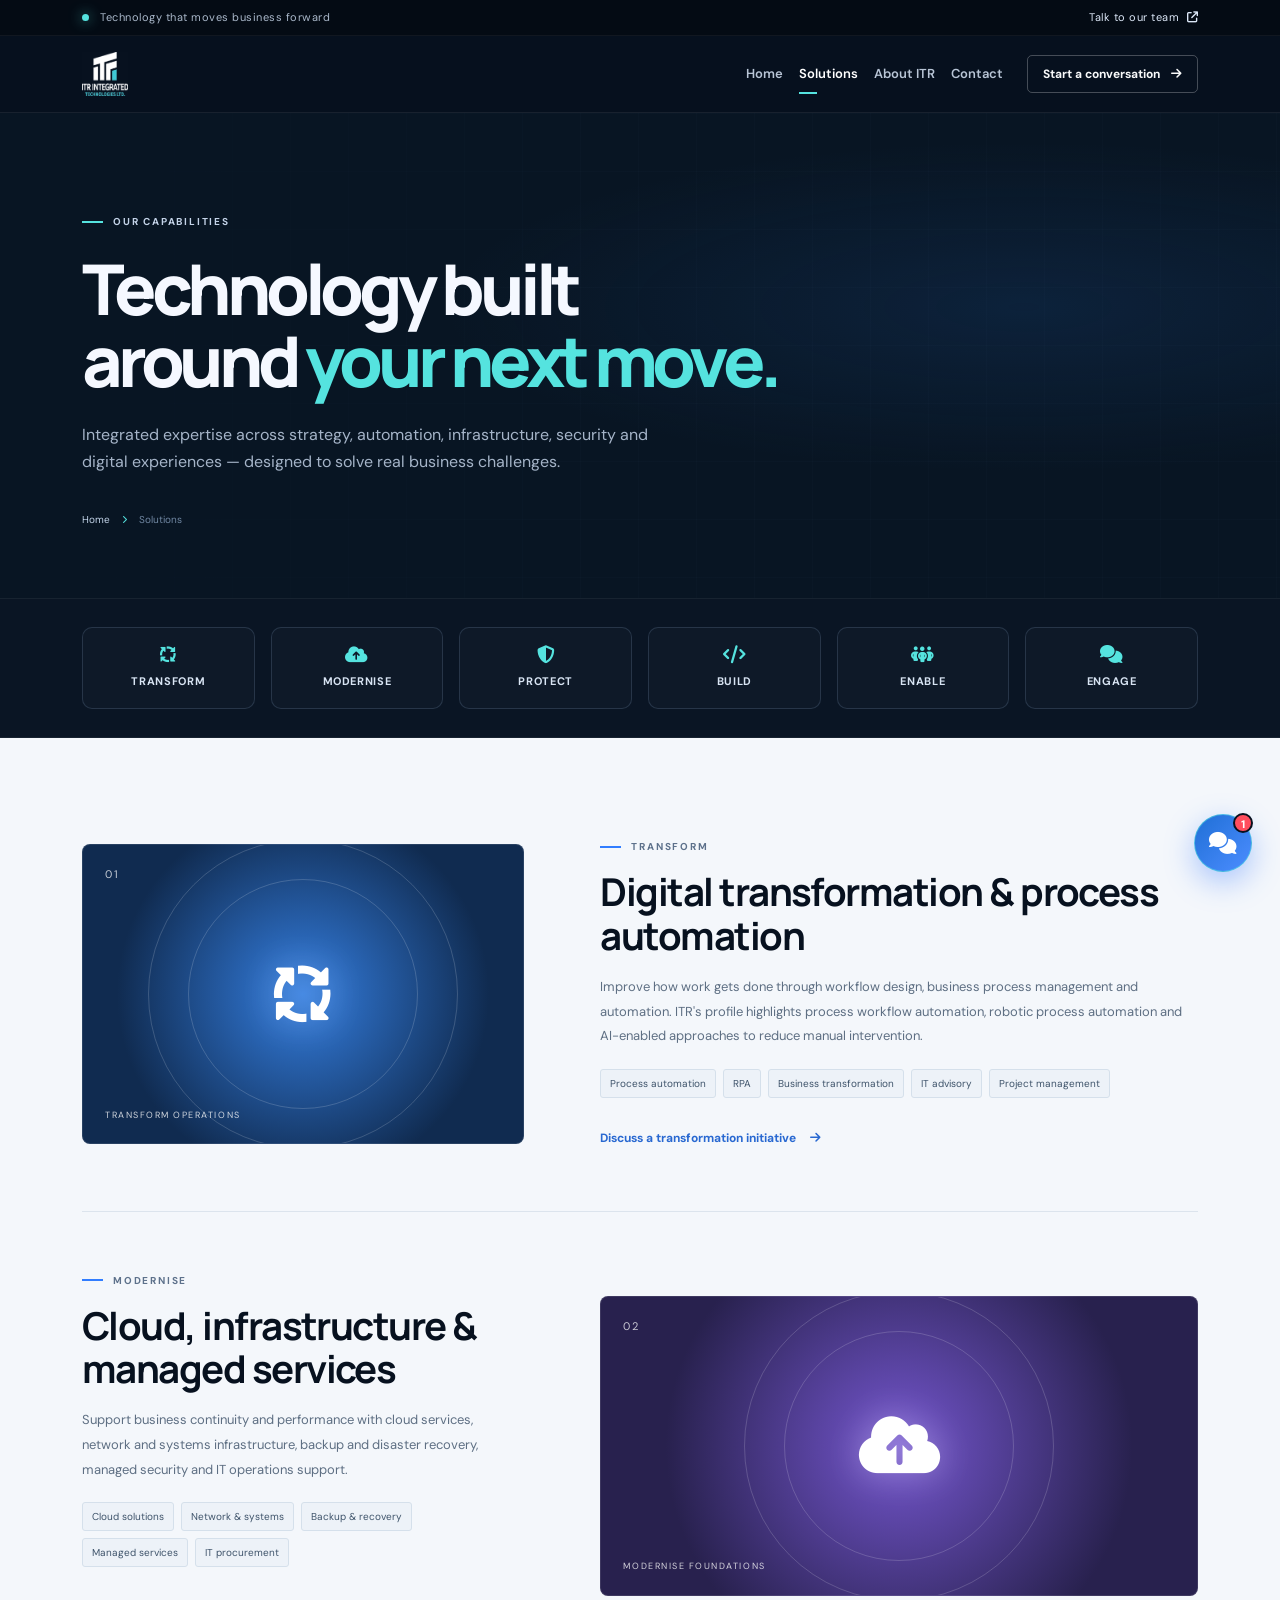
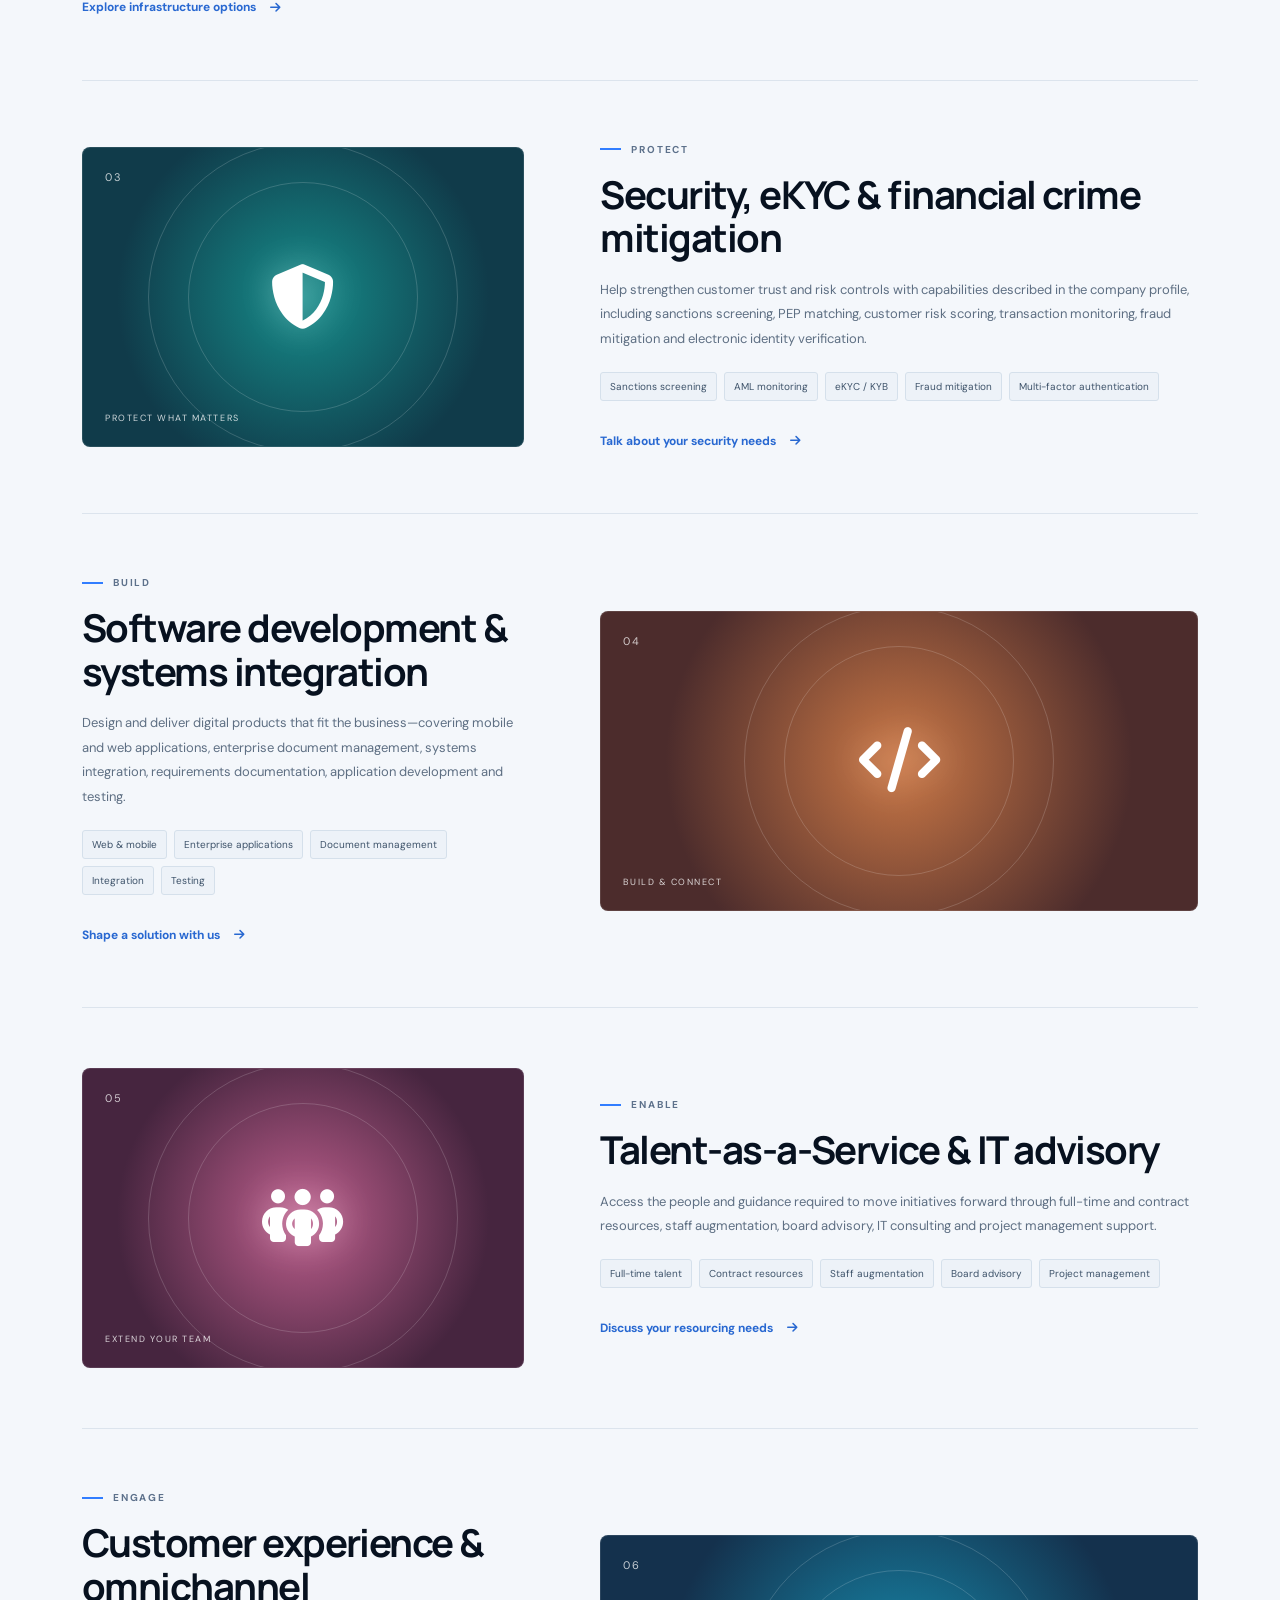
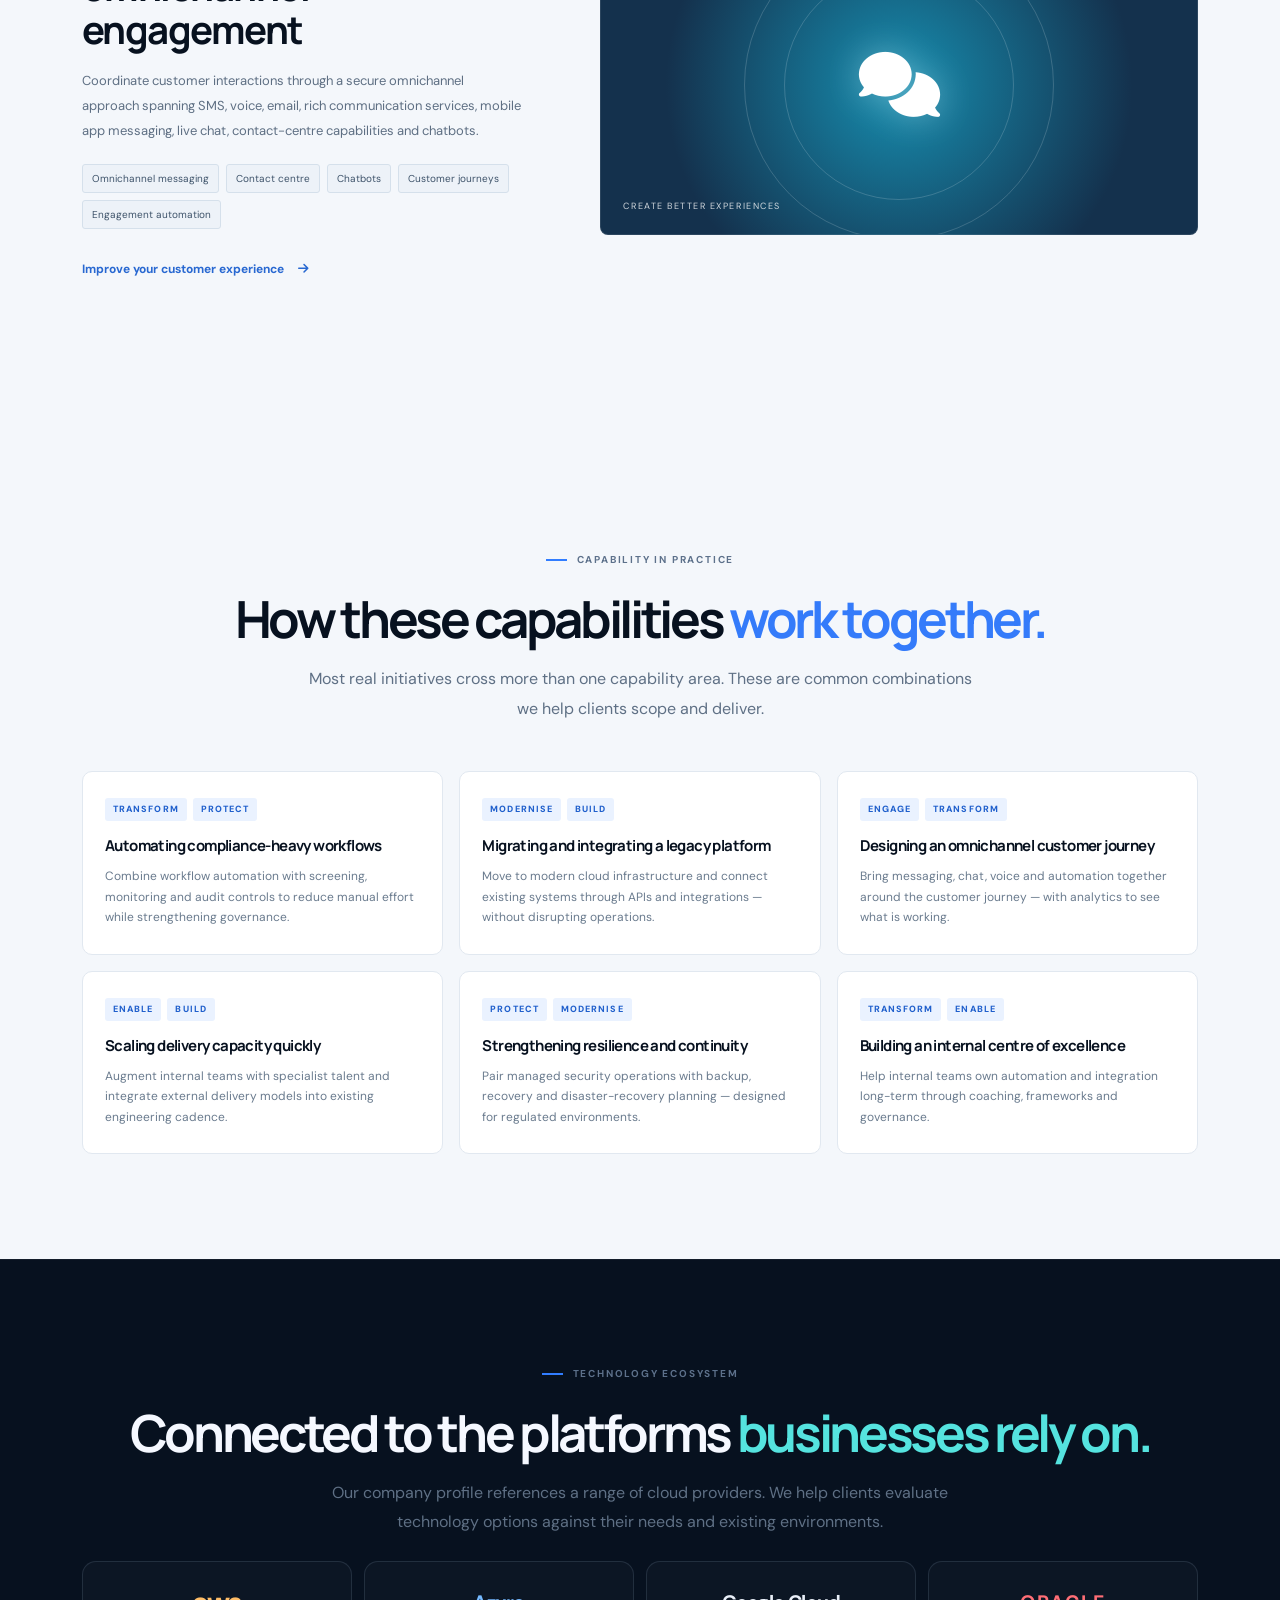
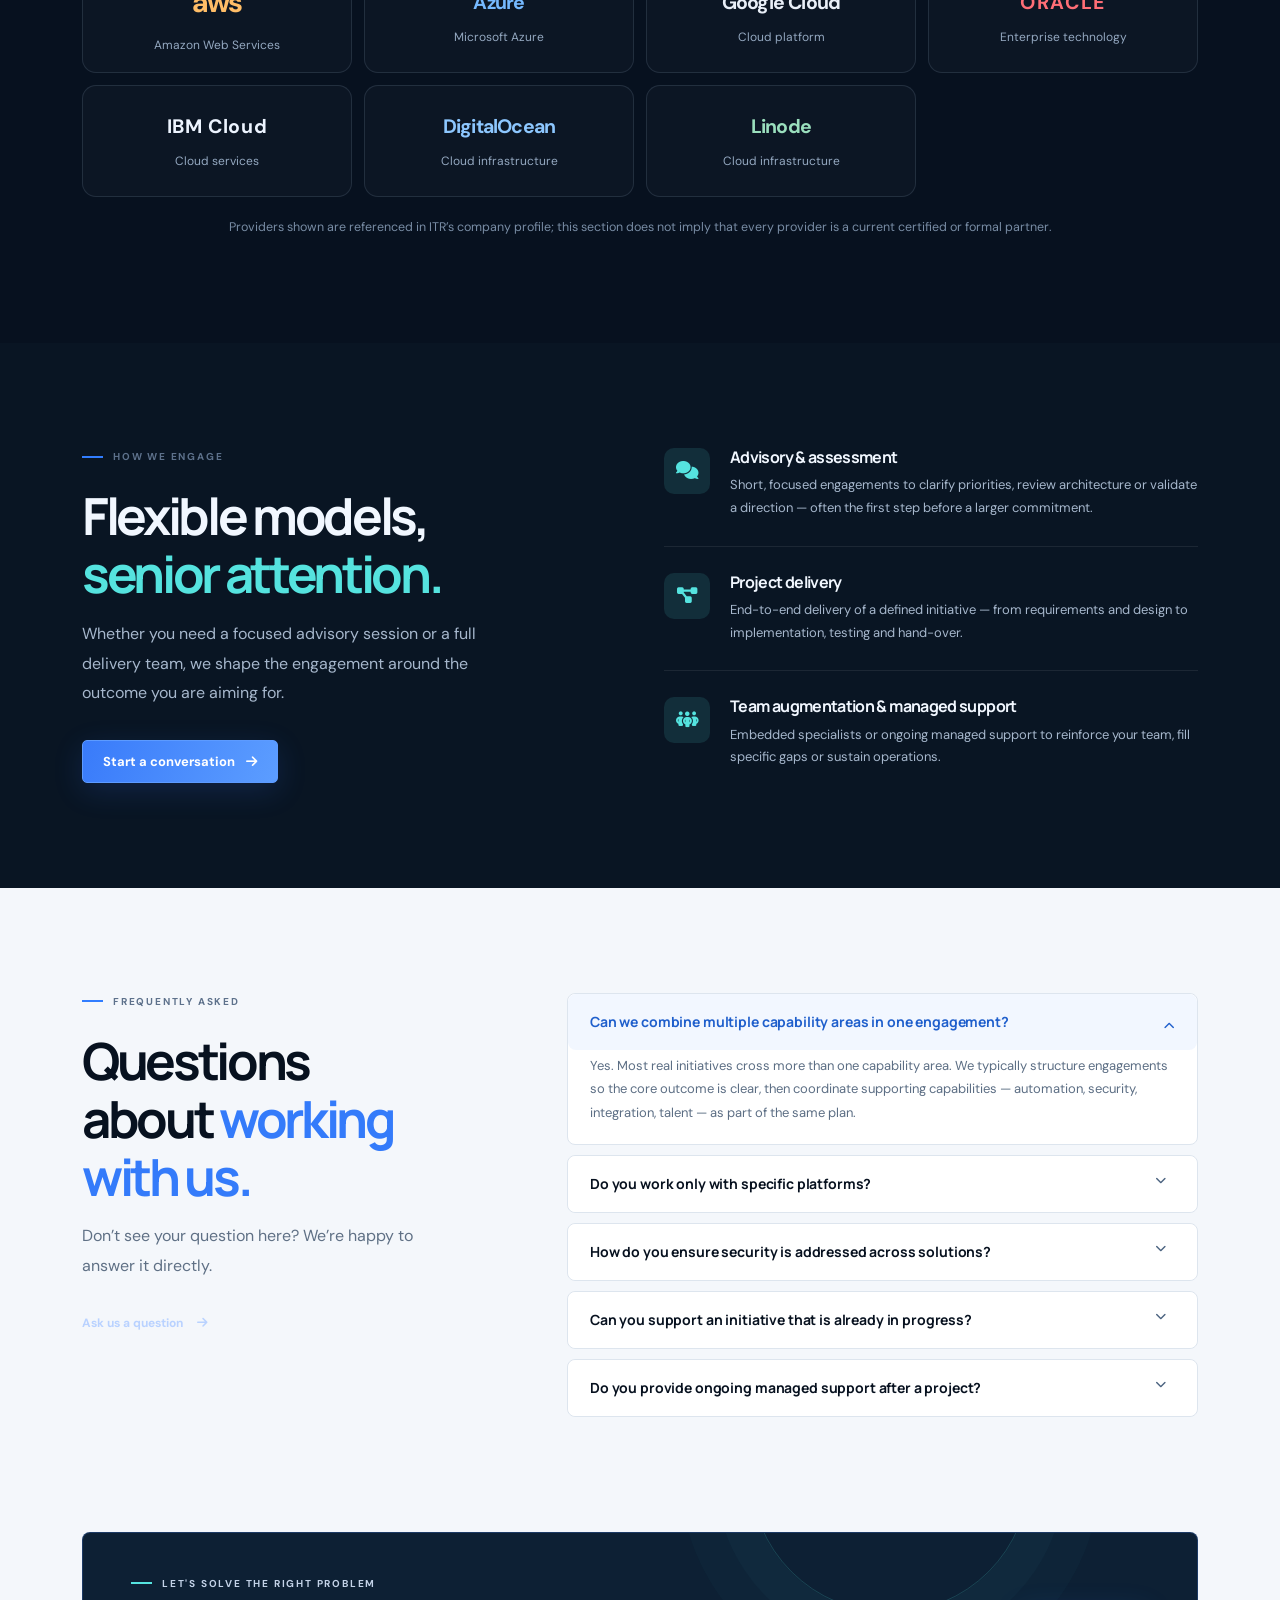
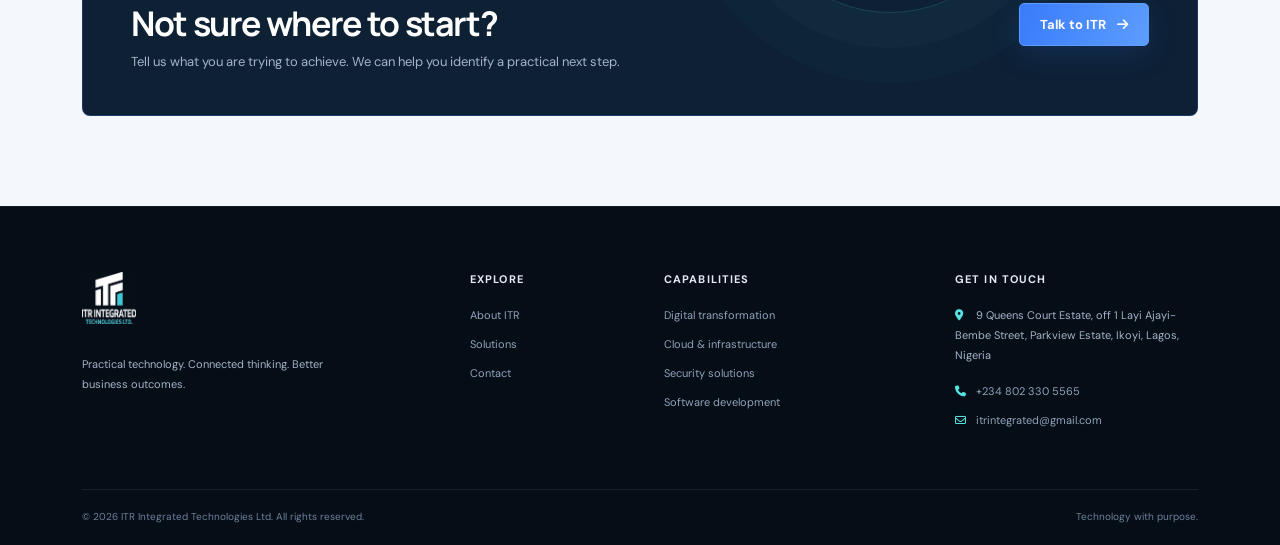
<file: solutions.html>
<!doctype html>
<html lang="en">
<head>
  <meta charset="utf-8">
  <meta name="viewport" content="width=device-width, initial-scale=1">
  <meta name="description" content="Explore ITR Integrated Technologies enterprise technology capabilities — digital transformation, automation, cloud, security, software and talent.">
  <meta name="theme-color" content="#07111f">
  <title>Solutions &amp; Capabilities | ITR Integrated Technologies</title>

  <!-- Favicon -->
  <link rel="icon" type="image/png" href="assets/images/favicon.png">
  <link rel="apple-touch-icon" href="assets/images/favicon.png">

  <!-- Fonts -->
  <link rel="preconnect" href="https://fonts.googleapis.com">
  <link rel="preconnect" href="https://fonts.gstatic.com" crossorigin>
  <link href="https://fonts.googleapis.com/css2?family=DM+Sans:wght@400;500;600;700&family=Manrope:wght@400;500;600;700;800&display=swap" rel="stylesheet">

  <!-- Stylesheets -->
  <link href="https://cdn.jsdelivr.net/npm/bootstrap@5.3.3/dist/css/bootstrap.min.css" rel="stylesheet">
  <link href="https://cdnjs.cloudflare.com/ajax/libs/font-awesome/6.7.2/css/all.min.css" rel="stylesheet">
  <link href="assets/css/style.css" rel="stylesheet">
</head>
<body>

  <!-- ============================================================
       ANNOUNCEMENT BAR
       ============================================================ -->
  <div class="announcement">
    <div class="container d-flex justify-content-between align-items-center">
      <span><span class="status-dot"></span> Technology that moves business forward</span>
      <a href="contact.html">Talk to our team <i class="fa-solid fa-arrow-up-right-from-square ms-1"></i></a>
    </div>
  </div>

  <!-- ============================================================
       NAVBAR
       ============================================================ -->
  <nav class="navbar navbar-expand-lg navbar-dark site-nav sticky-top">
    <div class="container">
      <a class="navbar-brand brand-lockup" href="index.html" aria-label="ITR Integrated Technologies — Home">
        <img src="assets/images/itr-logo-white.png" alt="ITR Integrated Technologies Ltd." class="brand-logo" width="220" height="44">
      </a>
      <button class="navbar-toggler" type="button" data-bs-toggle="collapse" data-bs-target="#mainNav" aria-label="Toggle navigation">
        <span class="navbar-toggler-icon"></span>
      </button>
      <div class="collapse navbar-collapse" id="mainNav">
        <ul class="navbar-nav ms-auto align-items-lg-center gap-lg-3">
          <li class="nav-item"><a class="nav-link" href="index.html">Home</a></li>
          <li class="nav-item"><a class="nav-link active" href="solutions.html">Solutions</a></li>
          <li class="nav-item"><a class="nav-link" href="about.html">About ITR</a></li>
          <li class="nav-item"><a class="nav-link" href="contact.html">Contact</a></li>
          <li class="nav-item ms-lg-2">
            <a class="btn btn-outline-light btn-nav" href="contact.html">Start a conversation <i class="fa-solid fa-arrow-right ms-2"></i></a>
          </li>
        </ul>
      </div>
    </div>
  </nav>

  <main>

    <!-- ============================================================
         INNER HERO
         ============================================================ -->
    <section class="inner-hero">
      <div class="hero-grid"></div>
      <div class="container position-relative">
        <div class="eyebrow"><span></span> OUR CAPABILITIES</div>
        <h1>Technology built<br>around <em>your next move.</em></h1>
        <p>Integrated expertise across strategy, automation, infrastructure, security and digital experiences — designed to solve real business challenges.</p>
        <div class="breadcrumb-line">
          <a href="index.html">Home</a>
          <i class="fa-solid fa-chevron-right"></i>
          <span>Solutions</span>
        </div>
      </div>
    </section>

    <!-- ============================================================
         CAPABILITY OVERVIEW STRIP
         ============================================================ -->
    <section class="capability-strip-section">
      <div class="container">
        <div class="row g-3">
          <div class="col-6 col-md-4 col-lg-2">
            <a class="capability-pill" href="#transformation">
              <i class="fa-solid fa-arrows-spin"></i>
              <span>Transform</span>
            </a>
          </div>
          <div class="col-6 col-md-4 col-lg-2">
            <a class="capability-pill" href="#cloud">
              <i class="fa-solid fa-cloud-arrow-up"></i>
              <span>Modernise</span>
            </a>
          </div>
          <div class="col-6 col-md-4 col-lg-2">
            <a class="capability-pill" href="#security">
              <i class="fa-solid fa-shield-halved"></i>
              <span>Protect</span>
            </a>
          </div>
          <div class="col-6 col-md-4 col-lg-2">
            <a class="capability-pill" href="#software">
              <i class="fa-solid fa-code"></i>
              <span>Build</span>
            </a>
          </div>
          <div class="col-6 col-md-4 col-lg-2">
            <a class="capability-pill" href="#talent">
              <i class="fa-solid fa-people-group"></i>
              <span>Enable</span>
            </a>
          </div>
          <div class="col-6 col-md-4 col-lg-2">
            <a class="capability-pill" href="#engagement">
              <i class="fa-solid fa-comments"></i>
              <span>Engage</span>
            </a>
          </div>
        </div>
      </div>
    </section>

    <!-- ============================================================
         CAPABILITY LIST
         ============================================================ -->
    <section class="section-padding capability-list">
      <div class="container">

        <!-- 01 — Transform -->
        <article class="capability-row" id="transformation">
          <div class="capability-visual visual-blue">
            <i class="fa-solid fa-arrows-spin"></i>
            <span>01</span>
            <div class="visual-caption">TRANSFORM OPERATIONS</div>
          </div>
          <div class="capability-copy">
            <div class="eyebrow eyebrow-light"><span></span> TRANSFORM</div>
            <h2>Digital transformation &amp; process automation</h2>
            <p>Improve how work gets done through workflow design, business process management and automation. ITR's profile highlights process workflow automation, robotic process automation and AI-enabled approaches to reduce manual intervention.</p>
            <div class="pill-list">
              <span>Process automation</span>
              <span>RPA</span>
              <span>Business transformation</span>
              <span>IT advisory</span>
              <span>Project management</span>
            </div>
            <a href="contact.html" class="text-link">Discuss a transformation initiative <i class="fa-solid fa-arrow-right"></i></a>
          </div>
        </article>

        <!-- 02 — Modernise -->
        <article class="capability-row reverse" id="cloud">
          <div class="capability-visual visual-violet">
            <i class="fa-solid fa-cloud-arrow-up"></i>
            <span>02</span>
            <div class="visual-caption">MODERNISE FOUNDATIONS</div>
          </div>
          <div class="capability-copy">
            <div class="eyebrow eyebrow-light"><span></span> MODERNISE</div>
            <h2>Cloud, infrastructure &amp; managed services</h2>
            <p>Support business continuity and performance with cloud services, network and systems infrastructure, backup and disaster recovery, managed security and IT operations support.</p>
            <div class="pill-list">
              <span>Cloud solutions</span>
              <span>Network &amp; systems</span>
              <span>Backup &amp; recovery</span>
              <span>Managed services</span>
              <span>IT procurement</span>
            </div>
            <a href="contact.html" class="text-link">Explore infrastructure options <i class="fa-solid fa-arrow-right"></i></a>
          </div>
        </article>

        <!-- 03 — Protect -->
        <article class="capability-row" id="security">
          <div class="capability-visual visual-mint">
            <i class="fa-solid fa-shield-halved"></i>
            <span>03</span>
            <div class="visual-caption">PROTECT WHAT MATTERS</div>
          </div>
          <div class="capability-copy">
            <div class="eyebrow eyebrow-light"><span></span> PROTECT</div>
            <h2>Security, eKYC &amp; financial crime mitigation</h2>
            <p>Help strengthen customer trust and risk controls with capabilities described in the company profile, including sanctions screening, PEP matching, customer risk scoring, transaction monitoring, fraud mitigation and electronic identity verification.</p>
            <div class="pill-list">
              <span>Sanctions screening</span>
              <span>AML monitoring</span>
              <span>eKYC / KYB</span>
              <span>Fraud mitigation</span>
              <span>Multi-factor authentication</span>
            </div>
            <a href="contact.html" class="text-link">Talk about your security needs <i class="fa-solid fa-arrow-right"></i></a>
          </div>
        </article>

        <!-- 04 — Build -->
        <article class="capability-row reverse" id="software">
          <div class="capability-visual visual-orange">
            <i class="fa-solid fa-code"></i>
            <span>04</span>
            <div class="visual-caption">BUILD &amp; CONNECT</div>
          </div>
          <div class="capability-copy">
            <div class="eyebrow eyebrow-light"><span></span> BUILD</div>
            <h2>Software development &amp; systems integration</h2>
            <p>Design and deliver digital products that fit the business—covering mobile and web applications, enterprise document management, systems integration, requirements documentation, application development and testing.</p>
            <div class="pill-list">
              <span>Web &amp; mobile</span>
              <span>Enterprise applications</span>
              <span>Document management</span>
              <span>Integration</span>
              <span>Testing</span>
            </div>
            <a href="contact.html" class="text-link">Shape a solution with us <i class="fa-solid fa-arrow-right"></i></a>
          </div>
        </article>

        <!-- 05 — Enable -->
        <article class="capability-row" id="talent">
          <div class="capability-visual visual-pink">
            <i class="fa-solid fa-people-group"></i>
            <span>05</span>
            <div class="visual-caption">EXTEND YOUR TEAM</div>
          </div>
          <div class="capability-copy">
            <div class="eyebrow eyebrow-light"><span></span> ENABLE</div>
            <h2>Talent-as-a-Service &amp; IT advisory</h2>
            <p>Access the people and guidance required to move initiatives forward through full-time and contract resources, staff augmentation, board advisory, IT consulting and project management support.</p>
            <div class="pill-list">
              <span>Full-time talent</span>
              <span>Contract resources</span>
              <span>Staff augmentation</span>
              <span>Board advisory</span>
              <span>Project management</span>
            </div>
            <a href="contact.html" class="text-link">Discuss your resourcing needs <i class="fa-solid fa-arrow-right"></i></a>
          </div>
        </article>

        <!-- 06 — Engage -->
        <article class="capability-row reverse" id="engagement">
          <div class="capability-visual visual-cyan">
            <i class="fa-solid fa-comments"></i>
            <span>06</span>
            <div class="visual-caption">CREATE BETTER EXPERIENCES</div>
          </div>
          <div class="capability-copy">
            <div class="eyebrow eyebrow-light"><span></span> ENGAGE</div>
            <h2>Customer experience &amp; omnichannel engagement</h2>
            <p>Coordinate customer interactions through a secure omnichannel approach spanning SMS, voice, email, rich communication services, mobile app messaging, live chat, contact-centre capabilities and chatbots.</p>
            <div class="pill-list">
              <span>Omnichannel messaging</span>
              <span>Contact centre</span>
              <span>Chatbots</span>
              <span>Customer journeys</span>
              <span>Engagement automation</span>
            </div>
            <a href="contact.html" class="text-link">Improve your customer experience <i class="fa-solid fa-arrow-right"></i></a>
          </div>
        </article>

      </div>
    </section>

    <!-- ============================================================
         NEW — CAPABILITY IN PRACTICE (COMBINED SCENARIOS)
         ============================================================ -->
    <section class="section-padding scenarios-section">
      <div class="container">
        <div class="text-center mb-5">
          <div class="eyebrow eyebrow-light justify-content-center"><span></span> CAPABILITY IN PRACTICE</div>
          <h2 class="section-title">How these capabilities <em>work together.</em></h2>
          <p class="section-lead mx-auto mt-3" style="max-width:680px">Most real initiatives cross more than one capability area. These are common combinations we help clients scope and deliver.</p>
        </div>

        <div class="row g-3">

          <div class="col-md-6 col-lg-4">
            <div class="scenario-card">
              <div class="scenario-tags">
                <span>Transform</span>
                <span>Protect</span>
              </div>
              <h3>Automating compliance-heavy workflows</h3>
              <p>Combine workflow automation with screening, monitoring and audit controls to reduce manual effort while strengthening governance.</p>
            </div>
          </div>

          <div class="col-md-6 col-lg-4">
            <div class="scenario-card">
              <div class="scenario-tags">
                <span>Modernise</span>
                <span>Build</span>
              </div>
              <h3>Migrating and integrating a legacy platform</h3>
              <p>Move to modern cloud infrastructure and connect existing systems through APIs and integrations — without disrupting operations.</p>
            </div>
          </div>

          <div class="col-md-6 col-lg-4">
            <div class="scenario-card">
              <div class="scenario-tags">
                <span>Engage</span>
                <span>Transform</span>
              </div>
              <h3>Designing an omnichannel customer journey</h3>
              <p>Bring messaging, chat, voice and automation together around the customer journey — with analytics to see what is working.</p>
            </div>
          </div>

          <div class="col-md-6 col-lg-4">
            <div class="scenario-card">
              <div class="scenario-tags">
                <span>Enable</span>
                <span>Build</span>
              </div>
              <h3>Scaling delivery capacity quickly</h3>
              <p>Augment internal teams with specialist talent and integrate external delivery models into existing engineering cadence.</p>
            </div>
          </div>

          <div class="col-md-6 col-lg-4">
            <div class="scenario-card">
              <div class="scenario-tags">
                <span>Protect</span>
                <span>Modernise</span>
              </div>
              <h3>Strengthening resilience and continuity</h3>
              <p>Pair managed security operations with backup, recovery and disaster-recovery planning — designed for regulated environments.</p>
            </div>
          </div>

          <div class="col-md-6 col-lg-4">
            <div class="scenario-card">
              <div class="scenario-tags">
                <span>Transform</span>
                <span>Enable</span>
              </div>
              <h3>Building an internal centre of excellence</h3>
              <p>Help internal teams own automation and integration long-term through coaching, frameworks and governance.</p>
            </div>
          </div>

        </div>
      </div>
    </section>

    <!-- ============================================================
         NEW — TECHNOLOGY ECOSYSTEM (PLATFORMS)
         ============================================================ -->
    <section class="section-padding partner-section">
      <div class="container">
        <div class="text-center mb-4">
          <div class="eyebrow eyebrow-light justify-content-center"><span></span> TECHNOLOGY ECOSYSTEM</div>
          <h2 class="section-title">Connected to the platforms <em>businesses rely on.</em></h2>
          <p class="section-lead mx-auto mt-3" style="max-width:700px">Our company profile references a range of cloud providers. We help clients evaluate technology options against their needs and existing environments.</p>
        </div>
        <div class="partner-grid">
          <div><b class="partner-word aws">aws</b><span>Amazon Web Services</span></div>
          <div><b class="partner-word azure">Azure</b><span>Microsoft Azure</span></div>
          <div><b class="partner-word google">Google Cloud</b><span>Cloud platform</span></div>
          <div><b class="partner-word oracle">ORACLE</b><span>Enterprise technology</span></div>
          <div><b class="partner-word ibm">IBM Cloud</b><span>Cloud services</span></div>
          <div><b class="partner-word digitalocean">DigitalOcean</b><span>Cloud infrastructure</span></div>
          <div><b class="partner-word linode">Linode</b><span>Cloud infrastructure</span></div>
        </div>
        <p class="partner-disclaimer">Providers shown are referenced in ITR’s company profile; this section does not imply that every provider is a current certified or formal partner.</p>
      </div>
    </section>

    <!-- ============================================================
         NEW — HOW WE ENGAGE
         ============================================================ -->
    <section class="section-padding engage-section">
      <div class="container">
        <div class="row g-5 align-items-start">

          <div class="col-lg-5">
            <div class="eyebrow eyebrow-light"><span></span> HOW WE ENGAGE</div>
            <h2 class="section-title">Flexible models, <em>senior attention.</em></h2>
            <p class="section-lead mt-3">Whether you need a focused advisory session or a full delivery team, we shape the engagement around the outcome you are aiming for.</p>
            <a class="btn btn-primary btn-lg btn-glow mt-3" href="contact.html">Start a conversation <i class="fa-solid fa-arrow-right ms-2"></i></a>
          </div>

          <div class="col-lg-6 offset-lg-1">
            <div class="engage-card">
              <div class="engage-card-icon"><i class="fa-solid fa-comments"></i></div>
              <div>
                <h3>Advisory &amp; assessment</h3>
                <p>Short, focused engagements to clarify priorities, review architecture or validate a direction — often the first step before a larger commitment.</p>
              </div>
            </div>
            <div class="engage-card">
              <div class="engage-card-icon"><i class="fa-solid fa-diagram-project"></i></div>
              <div>
                <h3>Project delivery</h3>
                <p>End-to-end delivery of a defined initiative — from requirements and design to implementation, testing and hand-over.</p>
              </div>
            </div>
            <div class="engage-card">
              <div class="engage-card-icon"><i class="fa-solid fa-people-group"></i></div>
              <div>
                <h3>Team augmentation &amp; managed support</h3>
                <p>Embedded specialists or ongoing managed support to reinforce your team, fill specific gaps or sustain operations.</p>
              </div>
            </div>
          </div>

        </div>
      </div>
    </section>

    <!-- ============================================================
         NEW — FAQ
         ============================================================ -->
    <section class="section-padding faq-section">
      <div class="container">
        <div class="row g-5">

          <div class="col-lg-4">
            <div class="eyebrow eyebrow-light"><span></span> FREQUENTLY ASKED</div>
            <h2 class="section-title">Questions about <em>working with us.</em></h2>
            <p class="section-lead mt-3">Don’t see your question here? We’re happy to answer it directly.</p>
            <a class="text-link mt-3" href="contact.html">Ask us a question <i class="fa-solid fa-arrow-right"></i></a>
          </div>

          <div class="col-lg-7 offset-lg-1">
            <div class="accordion faq-accordion" id="solutionsFaq">

              <div class="accordion-item">
                <h3 class="accordion-header">
                  <button class="accordion-button" type="button" data-bs-toggle="collapse" data-bs-target="#sfaq1" aria-expanded="true" aria-controls="sfaq1">
                    Can we combine multiple capability areas in one engagement?
                  </button>
                </h3>
                <div id="sfaq1" class="accordion-collapse collapse show" data-bs-parent="#solutionsFaq">
                  <div class="accordion-body">
                    Yes. Most real initiatives cross more than one capability area. We typically structure engagements so the core outcome is clear, then coordinate supporting capabilities — automation, security, integration, talent — as part of the same plan.
                  </div>
                </div>
              </div>

              <div class="accordion-item">
                <h3 class="accordion-header">
                  <button class="accordion-button collapsed" type="button" data-bs-toggle="collapse" data-bs-target="#sfaq2" aria-expanded="false" aria-controls="sfaq2">
                    Do you work only with specific platforms?
                  </button>
                </h3>
                <div id="sfaq2" class="accordion-collapse collapse" data-bs-parent="#solutionsFaq">
                  <div class="accordion-body">
                    No. We work across a range of cloud and enterprise platforms — AWS, Azure, Google Cloud, IBM, Oracle and others — and help clients evaluate options against their existing environment, governance and operational goals.
                  </div>
                </div>
              </div>

              <div class="accordion-item">
                <h3 class="accordion-header">
                  <button class="accordion-button collapsed" type="button" data-bs-toggle="collapse" data-bs-target="#sfaq3" aria-expanded="false" aria-controls="sfaq3">
                    How do you ensure security is addressed across solutions?
                  </button>
                </h3>
                <div id="sfaq3" class="accordion-collapse collapse" data-bs-parent="#solutionsFaq">
                  <div class="accordion-body">
                    Security is considered from the start — not added at the end. Identity, access control, data handling and auditability are part of how we design automation, cloud, integration and customer-facing solutions.
                  </div>
                </div>
              </div>

              <div class="accordion-item">
                <h3 class="accordion-header">
                  <button class="accordion-button collapsed" type="button" data-bs-toggle="collapse" data-bs-target="#sfaq4" aria-expanded="false" aria-controls="sfaq4">
                    Can you support an initiative that is already in progress?
                  </button>
                </h3>
                <div id="sfaq4" class="accordion-collapse collapse" data-bs-parent="#solutionsFaq">
                  <div class="accordion-body">
                    Yes. Many engagements begin mid-journey — to review architecture, reinforce delivery, add specialist capability or help reset a programme. We begin with a short assessment so we can add value quickly without disrupting momentum.
                  </div>
                </div>
              </div>

              <div class="accordion-item">
                <h3 class="accordion-header">
                  <button class="accordion-button collapsed" type="button" data-bs-toggle="collapse" data-bs-target="#sfaq5" aria-expanded="false" aria-controls="sfaq5">
                    Do you provide ongoing managed support after a project?
                  </button>
                </h3>
                <div id="sfaq5" class="accordion-collapse collapse" data-bs-parent="#solutionsFaq">
                  <div class="accordion-body">
                    Yes. We offer managed support and continuous improvement arrangements for cloud, infrastructure, security operations, integrations and customer-experience platforms — helping teams sustain and evolve what has been delivered.
                  </div>
                </div>
              </div>

            </div>
          </div>

        </div>
      </div>
    </section>

    <!-- ============================================================
         CTA
         ============================================================ -->
    <section class="cta-section">
      <div class="container">
        <div class="cta-inner">
          <div>
            <div class="eyebrow"><span></span> LET'S SOLVE THE RIGHT PROBLEM</div>
            <h2>Not sure where to start?</h2>
            <p>Tell us what you are trying to achieve. We can help you identify a practical next step.</p>
          </div>
          <a class="btn btn-primary btn-lg btn-glow" href="contact.html">Talk to ITR <i class="fa-solid fa-arrow-right ms-2"></i></a>
        </div>
      </div>
    </section>

  </main>

  <!-- ============================================================
       FOOTER
       ============================================================ -->
  <footer class="site-footer">
    <div class="container">
      <div class="row g-5">

        <div class="col-lg-4">
          <a class="navbar-brand brand-lockup" href="index.html" aria-label="ITR Integrated Technologies — Home">
            <img src="assets/images/itr-logo-white.png" alt="ITR Integrated Technologies Ltd." class="brand-logo" width="240" height="52">
          </a>
          <p class="footer-intro">Practical technology. Connected thinking. Better business outcomes.</p>
        </div>

        <div class="col-6 col-lg-2">
          <h4>Explore</h4>
          <a href="about.html">About ITR</a>
          <a href="solutions.html">Solutions</a>
          <a href="contact.html">Contact</a>
        </div>

        <div class="col-6 col-lg-3">
          <h4>Capabilities</h4>
          <a href="solutions.html#transformation">Digital transformation</a>
          <a href="solutions.html#cloud">Cloud &amp; infrastructure</a>
          <a href="solutions.html#security">Security solutions</a>
          <a href="solutions.html#software">Software development</a>
        </div>

        <div class="col-lg-3">
          <h4>Get in touch</h4>
          <p><i class="fa-solid fa-location-dot"></i> 9 Queens Court Estate, off 1 Layi Ajayi-Bembe Street, Parkview Estate, Ikoyi, Lagos, Nigeria</p>
          <a href="tel:+2348023305565"><i class="fa-solid fa-phone"></i> +234 802 330 5565</a>
          <a href="mailto:itrintegrated@gmail.com"><i class="fa-regular fa-envelope"></i> itrintegrated@gmail.com</a>
        </div>

      </div>

      <div class="footer-bottom">
        <span>© <span id="year"></span> ITR Integrated Technologies Ltd. All rights reserved.</span>
        <span>Technology with purpose.</span>
      </div>
    </div>
  </footer>

  <!-- Scripts -->
  <script src="https://cdn.jsdelivr.net/npm/bootstrap@5.3.3/dist/js/bootstrap.bundle.min.js"></script>
  <script src="assets/js/main.js"></script>


  <!-- ============================================================
     CHATBOT WIDGET
     ============================================================ -->
<div class="chatbot" id="chatbot" aria-live="polite">

  <!-- Launcher button -->
  <button class="chatbot-launcher" id="chatbotLauncher" type="button" aria-label="Open chat assistant" aria-expanded="false" aria-controls="chatbotPanel">
    <i class="fa-solid fa-comments chatbot-icon-open"></i>
    <i class="fa-solid fa-xmark chatbot-icon-close"></i>
    <span class="chatbot-badge" id="chatbotBadge">1</span>
  </button>

  <!-- Chat panel -->
  <div class="chatbot-panel" id="chatbotPanel" role="dialog" aria-label="ITR chat assistant" aria-hidden="true">

    <!-- Header -->
    <div class="chatbot-header">
      <div class="chatbot-header-info">
        <div class="chatbot-avatar">
          <img src="assets/images/itr-logo-white.png" alt="" aria-hidden="true">
        </div>
        <div>
          <strong>ITR Assistant</strong>
          <span><i class="chatbot-dot"></i> Typically replies instantly</span>
        </div>
      </div>
      <button class="chatbot-close" id="chatbotClose" type="button" aria-label="Close chat">
        <i class="fa-solid fa-xmark"></i>
      </button>
    </div>

    <!-- Messages -->
    <div class="chatbot-messages" id="chatbotMessages" role="log" aria-live="polite">
      <div class="chat-message bot">
        <div class="chat-bubble">
          Hi there 👋 I’m the ITR assistant. Ask me about our capabilities, location or how to get in touch — or pick a question below.
        </div>
      </div>

      <!-- Quick suggestions -->
      <div class="chatbot-suggestions" id="chatbotSuggestions">
        <button type="button" data-question="What services do you offer?">What services do you offer?</button>
        <button type="button" data-question="Where are you located?">Where are you located?</button>
        <button type="button" data-question="How do I contact you?">How do I contact you?</button>
        <button type="button" data-question="Do you work with banks?">Do you work with banks?</button>
        <button type="button" data-question="How quickly will you respond?">How quickly will you respond?</button>
      </div>
    </div>

    <!-- Input -->
    <form class="chatbot-input" id="chatbotForm" autocomplete="off">
      <input type="text" id="chatbotInput" placeholder="Type a message…" aria-label="Type your message" maxlength="400">
      <button type="submit" aria-label="Send message">
        <i class="fa-solid fa-paper-plane"></i>
      </button>
    </form>

    <div class="chatbot-footer">
      <span>Powered by ITR · <a href="contact.html">Contact a human</a></span>
    </div>

  </div>
</div>
</body>
<script src="https://cdn.jsdelivr.net/npm/bootstrap@5.3.3/dist/js/bootstrap.bundle.min.js"></script>
<script src="assets/js/main.js"></script>
<script src="assets/js/chatbot.js"></script>  <!-- ← NEW -->
</html>
</file>
<file: assets/css/style.css>
/* ============================================================
   ITR INTEGRATED TECHNOLOGIES — MASTER STYLESHEET
   ============================================================ */

/* ---------- DESIGN TOKENS ---------- */
:root{
  --ink:#07111f;
  --ink2:#0b1929;
  --panel:#10243b;
  --blue:#4c8dff;
  --cyan:#55e3df;
  --white:#f5f8ff;
  --muted:#a5b4c8;
  --line:rgba(178,202,231,.15);
  --font:'DM Sans',sans-serif;
  --display:'Manrope',sans-serif;
}

/* ---------- RESET & BASE ---------- */
*{box-sizing:border-box}
html{scroll-behavior:smooth;scroll-padding-top:100px}
body{
  margin:0;
  background:var(--ink);
  color:var(--white);
  font:15px/1.7 var(--font);
  overflow-x:hidden;
}
a{color:inherit;text-decoration:none}
a:hover{color:var(--cyan)}
h1,h2,h3,h4{
  font-family:var(--display);
  font-weight:700;
  letter-spacing:-.04em;
  line-height:1.13;
}
p{color:var(--muted)}

/* ---------- ANNOUNCEMENT ---------- */
.announcement{
  height:36px;
  background:#040b14;
  color:#aab8ca;
  font-size:11px;
  letter-spacing:.045em;
  border-bottom:1px solid #ffffff0d;
}
.announcement .container{height:100%}
.announcement a{color:#dce7f7}
.status-dot,.eyebrow span{
  display:inline-block;
  width:7px;
  height:7px;
  border-radius:50%;
  background:var(--cyan);
  margin-right:8px;
  box-shadow:0 0 13px #55e3dfb3;
}

/* ---------- NAVBAR ---------- */
.site-nav{
  background:#07111fe8;
  backdrop-filter:blur(16px);
  border-bottom:1px solid #ffffff12;
  padding:16px 0;
  z-index:1000;
}
.brand-lockup{
  display:inline-flex;
  align-items:center;
  gap:11px;
}
.brand-mark{
  font-family:var(--display);
  font-weight:800;
  font-size:34px;
  letter-spacing:-.12em;
  line-height:1;
  color:white;
}
.brand-mark span{color:var(--cyan)}
.brand-name{
  font-size:10px;
  line-height:1.12;
  letter-spacing:.2em;
  font-weight:700;
  color:#dce7f7;
}
.brand-name small{
  font-size:9px;
  letter-spacing:.27em;
  color:#8fa3bc;
}
.nav-link{
  color:#b8c5d6!important;
  font-size:13px;
  font-weight:600;
  padding:10px 0!important;
  position:relative;
}
.nav-link:hover,.nav-link.active{color:#fff!important}
.nav-link.active:after{
  content:'';
  position:absolute;
  bottom:1px;
  left:0;
  width:18px;
  height:2px;
  background:var(--cyan);
}

/* ---------- BUTTONS ---------- */
.btn{
  font:700 13px var(--font);
  border-radius:5px;
  padding:12px 20px;
  transition:transform .25s,box-shadow .25s,background .25s;
}
.btn:hover{transform:translateY(-2px)}
.btn-primary{
  background:linear-gradient(110deg,#397bfa,#5c9dff);
  border:1px solid #5d9bff;
  color:#fff;
  box-shadow:0 8px 30px #3877ff29;
}
.btn-primary:hover{
  background:linear-gradient(110deg,#4b8aff,#72adff);
  border-color:#72adff;
  color:white;
  box-shadow:0 12px 35px #3877ff40;
}
.btn-nav{padding:10px 15px;font-size:12px;border-color:#ffffff40}
.btn-ghost{
  color:#e8f0fb;
  border:1px solid #ffffff2e;
  background:#ffffff06;
}
.btn-ghost:hover{
  color:white;
  border-color:var(--cyan);
  background:#55e3df0f;
}

/* ---------- HERO ---------- */
.hero-section{
  position:relative;
  overflow:hidden;
  background:radial-gradient(ellipse at 78% 43%,#1c4e8e38,transparent 37%),
             linear-gradient(115deg,#07111f,#081627 55%,#09182b);
}
.hero-grid{
  position:absolute;
  inset:0;
  opacity:.26;
  background-image:linear-gradient(#7ba3d115 1px,transparent 1px),
                   linear-gradient(90deg,#7ba3d115 1px,transparent 1px);
  background-size:58px 58px;
  mask-image:linear-gradient(90deg,transparent,black 50%,black);
}
.orb{position:absolute;border-radius:50%;pointer-events:none}
.orb-one{
  width:380px;height:380px;right:-120px;top:60px;
  background:radial-gradient(circle,#377dfa29,transparent 70%);
}
.orb-two{
  width:240px;height:240px;left:-160px;bottom:0;
  background:radial-gradient(circle,#55e3df14,transparent 70%);
}
.min-vh-hero{min-height:610px}
.eyebrow{
  font-size:10px;
  letter-spacing:.18em;
  font-weight:700;
  color:#c4d3e8;
  margin-bottom:22px;
  display:flex;
  align-items:center;
}
.eyebrow span{
  width:21px;
  height:2px;
  border-radius:0;
  box-shadow:none;
  margin-right:10px;
}
.hero-section h1,.inner-hero h1{
  font-size:clamp(48px,6.3vw,82px);
  letter-spacing:-.075em;
  line-height:1.03;
  margin:0 0 25px;
  font-weight:800;
}
.hero-section h1 em,.inner-hero h1 em,
.section-title em,.feature-panel h2 em{
  font-style:normal;
  color:var(--cyan);
}
.hero-copy{
  max-width:545px;
  font-size:17px;
  line-height:1.8;
  color:#aabbd0;
}
.hero-proof{
  display:flex;
  align-items:center;
  gap:12px;
  margin-top:47px;
  color:#e3ecf8;
}
.proof-icon{
  width:38px;height:38px;
  display:grid;place-items:center;
  border:1px solid var(--line);
  background:#ffffff08;
  border-radius:8px;
  color:var(--cyan);
}
.hero-proof strong,.hero-proof span{display:block}
.hero-proof strong{font-size:11px}
.hero-proof span{font-size:10px;color:#8195ad}
.proof-divider{
  height:32px;width:1px;
  background:var(--line);
  margin:0 7px;
}

/* ---------- HERO VISUAL ---------- */
.hero-visual{
  height:460px;
  position:relative;
  display:flex;
  align-items:center;
  justify-content:center;
}
.visual-ring{
  position:absolute;
  border:1px solid #5c99ff3b;
  border-radius:50%;
  transform:rotate(-25deg);
}
.ring-a{width:380px;height:250px}
.ring-b{
  width:280px;height:390px;
  transform:rotate(38deg);
  border-color:#55e3df38;
}
.visual-core{
  width:168px;height:168px;
  border-radius:50%;
  border:1px solid #55e3df73;
  background:radial-gradient(circle at 35% 25%,#173e59,#091a2b 70%);
  box-shadow:0 0 0 13px #418bf009,0 0 60px #397bfa29;
  display:flex;
  align-items:center;
  justify-content:center;
  flex-direction:column;
  z-index:2;
}
.core-logo{font:800 42px var(--display);letter-spacing:-.1em}
.core-logo span{color:var(--cyan);font-size:28px}
.visual-core small{
  font-size:7px;
  letter-spacing:.18em;
  color:#9db4cb;
  margin-top:5px;
}
.float-card{
  position:absolute;
  z-index:4;
  display:flex;
  align-items:center;
  gap:10px;
  padding:13px 15px;
  background:#0d1f33eb;
  border:1px solid #afccef2b;
  border-radius:9px;
  box-shadow:0 18px 50px #0004;
  backdrop-filter:blur(15px);
}
.fc-top{top:63px;right:-3px}
.fc-bottom{bottom:57px;left:-8px}
.fc-icon{
  width:35px;height:35px;
  display:grid;place-items:center;
  border-radius:7px;
}
.fc-icon.blue{background:#4c8dff26;color:#78a9ff}
.fc-icon.mint{background:#55e3df1f;color:var(--cyan)}
.float-card b,.float-card small{display:block;white-space:nowrap}
.float-card b{font-size:10px}
.float-card small{font-size:9px;color:#91a5bd}
.fc-arrow{font-size:10px;color:#7991ac;margin-left:5px}
.live-pill{font-size:7px;color:var(--cyan);letter-spacing:.08em}
.live-pill i{
  display:inline-block;
  width:5px;height:5px;
  background:var(--cyan);
  border-radius:50%;
  margin-right:4px;
}
.visual-node{
  position:absolute;
  z-index:3;
  width:38px;height:38px;
  border:1px solid #5d9dff73;
  background:#102941;
  color:#9dc0ff;
  border-radius:50%;
  display:grid;place-items:center;
  box-shadow:0 0 25px #418bf01f;
  animation:float 5s ease-in-out infinite;
}
.node-1{top:104px;left:64px}
.node-2{top:163px;right:45px;animation-delay:-1s}
.node-3{bottom:122px;right:80px;animation-delay:-2s}
.node-4{bottom:116px;left:72px;animation-delay:-3s}
@keyframes float{
  0%,100%{transform:translateY(0)}
  50%{transform:translateY(-8px)}
}

.hero-bottom{
  border-top:1px solid #ffffff14;
  padding:18px 0;
  background:#02081033;
}
.hero-bottom .container>span{
  font-size:9px;
  color:#7d91aa;
  letter-spacing:.15em;
  font-weight:700;
}
.capability-tags{display:flex;flex-wrap:wrap;gap:9px}
.capability-tags span{
  font-size:10px;
  color:#b9c8da;
  border:1px solid #ffffff1c;
  border-radius:3px;
  padding:5px 10px;
}

/* ---------- SHARED SECTION PATTERNS ---------- */
.section-padding{padding:105px 0}
.intro-section{background:#f4f7fb;color:var(--ink)}
.eyebrow-light{color:#5d718b}
.eyebrow-light span{background:#317dff}
.section-title{
  font-size:clamp(34px,4vw,52px);
  letter-spacing:-.065em;
  margin:0;
  color:inherit;
}
.intro-section .section-title em,
.approach-section .section-title em,
.contact-section .section-title em{color:#347bfa}
.section-lead{font-size:16px;line-height:1.85;color:#5f7085}
.intro-section .text-link{color:#225fc6}
.text-link{
  display:inline-flex;
  align-items:center;
  gap:14px;
  font-size:12px;
  font-weight:700;
  color:#b9d2ff;
  margin-top:10px;
}
.text-link i{transition:transform .2s}
.text-link:hover i{transform:translateX(4px)}
.value-strip{
  border-top:1px solid #dce4ed;
  margin-top:64px!important;
}
.value-item{
  display:flex;
  gap:18px;
  padding:27px 25px 0 0;
}
.value-item+.value-item{
  padding-left:25px;
  border-left:1px solid #dce4ed;
}
.value-number{font:800 12px var(--display);color:#347bfa}
.value-item h3{font-size:17px;margin:0 0 8px}
.value-item p{font-size:12px;line-height:1.75;color:#66768a;margin:0}

/* ---------- SOLUTIONS / CAPABILITY CARDS ---------- */
.solutions-section{background:#091523}
.section-heading-row{
  display:flex;
  align-items:end;
  justify-content:space-between;
}
.solutions-section .section-title em{color:var(--cyan)}
.solution-card{
  display:block;
  position:relative;
  overflow:hidden;
  height:100%;
  min-height:300px;
  padding:28px;
  background:linear-gradient(140deg,#12273ef2,#0a192ae0);
  border:1px solid #b2cae71f;
  border-radius:8px;
  transition:transform .3s,border-color .3s,background .3s;
}
.solution-card:hover{
  transform:translateY(-5px);
  border-color:#55e3df66;
  color:white;
  background:linear-gradient(140deg,#14314cfa,#0a192af2);
}
.solution-icon{
  width:47px;height:47px;
  display:grid;place-items:center;
  color:var(--cyan);
  background:#55e3df14;
  border:1px solid #55e3df29;
  border-radius:8px;
  font-size:19px;
  margin-bottom:25px;
}
.card-index{
  font-size:9px;
  letter-spacing:.14em;
  color:#7f96b0;
  font-weight:700;
  margin-bottom:10px;
}
.solution-card h3{
  font-size:20px;
  letter-spacing:-.035em;
  max-width:290px;
  margin-bottom:12px;
}
.solution-card p{
  font-size:12px;
  line-height:1.8;
  margin-bottom:23px;
  max-width:320px;
}
.card-link{
  font-size:10px;
  font-weight:700;
  color:#bdd4ff;
}
.card-link i{margin-left:7px;color:var(--cyan)}
.card-glow{
  position:absolute;
  right:-50px;bottom:-70px;
  width:160px;height:160px;
  border-radius:50%;
  background:#367fff12;
  filter:blur(20px);
  pointer-events:none;
}

/* ---------- FEATURE SECTION / ORBIT ---------- */
.feature-section{padding:0 0 105px;background:#091523}
.feature-panel{
  position:relative;
  overflow:hidden;
  padding:70px;
  background:linear-gradient(115deg,#102843,#0d2036 70%,#10263b);
  border:1px solid #74aeff33;
  border-radius:9px;
}
.feature-panel h2{
  font-size:clamp(31px,3.8vw,48px);
  letter-spacing:-.06em;
  line-height:1.2;
  max-width:650px;
  margin-bottom:18px;
}
.feature-panel p{max-width:590px;margin-bottom:25px}
.feature-pattern{
  position:absolute;
  inset:0;
  opacity:.25;
  background:radial-gradient(circle at 80% 50%,#55e3df26,transparent 30%),
             linear-gradient(130deg,transparent 55%,#4a8cff14);
}
.orbit-graphic{
  height:300px;
  position:relative;
  display:grid;
  place-items:center;
}
.orbit{
  position:absolute;
  border:1px solid #68b3ff40;
  border-radius:50%;
  transform:rotate(-28deg);
}
.orbit-1{width:280px;height:110px}
.orbit-2{width:235px;height:185px;transform:rotate(55deg)}
.orbit-3{width:180px;height:240px;transform:rotate(25deg);border-color:#55e3df4d}
.orbit-center{
  width:82px;height:82px;
  border-radius:50%;
  background:#143c5c;
  border:1px solid #55e3df66;
  display:grid;place-items:center;
  color:var(--cyan);
  font-size:28px;
  z-index:1;
}
.orbit-label{
  position:absolute;
  font-size:8px;
  letter-spacing:.12em;
  color:#c7d8ee;
}
.ol-1{top:28px;right:10px}
.ol-2{bottom:40px;left:7px}
.ol-3{bottom:25px;right:22px}

/* ---------- APPROACH ---------- */
.approach-section{background:#f4f7fb;color:var(--ink)}
.approach-section .section-lead{max-width:430px}
.approach-step{
  display:flex;
  align-items:flex-start;
  gap:20px;
  padding:22px 0;
  border-bottom:1px solid #dce4ed;
}
.approach-step:first-child{padding-top:0}
.approach-step>span{
  font-size:11px;
  color:#347bfa;
  font-weight:800;
  padding-top:4px;
}
.approach-step div{flex:1}
.approach-step h3{font-size:18px;margin:0 0 8px}
.approach-step p{
  font-size:12px;
  color:#6b7a8c;
  margin:0;
  max-width:450px;
}
.approach-step>i{
  color:#7192bb;
  font-size:19px;
  padding:3px 8px;
}

/* ---------- CTA ---------- */
.cta-section{padding:0 0 90px;background:#f4f7fb;color:var(--ink)}
.cta-inner{
  background:#0d2034;
  color:white;
  padding:42px 48px;
  border-radius:8px;
  border:1px solid #4b8dff3d;
  display:flex;
  align-items:center;
  justify-content:space-between;
  gap:30px;
  position:relative;
  overflow:hidden;
}
.cta-inner:after{
  content:'';
  position:absolute;
  width:280px;height:280px;
  right:15%;top:-200px;
  border:1px solid #55e3df2e;
  border-radius:50%;
  box-shadow:0 0 0 35px #55e3df06,0 0 0 70px #55e3df05;
  pointer-events:none;
}
.cta-inner>div,.cta-inner>a{position:relative;z-index:1}
.cta-inner .eyebrow{margin-bottom:12px}
.cta-inner h2{font-size:clamp(24px,3vw,34px);margin:0 0 9px}
.cta-inner p{font-size:13px;margin:0}

/* ---------- FOOTER ---------- */
.site-footer{
  background:#050d17;
  padding:65px 0 20px;
  border-top:1px solid #ffffff0f;
}
.footer-intro{
  font-size:12px;
  max-width:270px;
  margin-top:22px;
}
.site-footer h4{
  font:700 11px var(--font);
  letter-spacing:.1em;
  text-transform:uppercase;
  color:#e1eaf6;
  margin:0 0 20px;
}
.site-footer a:not(.navbar-brand){
  display:block;
  font-size:11px;
  color:#91a4ba;
  margin:0 0 10px;
}
.site-footer a:not(.navbar-brand):hover{color:var(--cyan)}
.site-footer p{font-size:11px;line-height:1.8}
.site-footer p i,.site-footer a i{color:var(--cyan);width:18px}
.footer-bottom{
  margin-top:50px;
  padding-top:18px;
  border-top:1px solid #ffffff14;
  display:flex;
  justify-content:space-between;
  gap:15px;
  color:#6e829b;
  font-size:10px;
}

/* ---------- INNER HERO ---------- */
.inner-hero{
  position:relative;
  overflow:hidden;
  padding:100px 0 70px;
  background:radial-gradient(ellipse at 80% 40%,#1c4e8e38,transparent 40%),#081523;
  border-bottom:1px solid #ffffff0f;
}
.inner-hero h1{font-size:clamp(45px,6vw,70px);max-width:850px}
.inner-hero>.container>p{max-width:610px;font-size:16px}
.breadcrumb-line{
  display:flex;
  align-items:center;
  gap:12px;
  margin-top:35px;
  font-size:10px;
  color:#7188a3;
}
.breadcrumb-line a{color:#c3d4e9}
.breadcrumb-line i{font-size:8px;color:var(--cyan)}

/* ---------- CAPABILITY LIST (Solutions Page) ---------- */
.capability-list{background:#f4f7fb;color:var(--ink);padding-top:40px}
.capability-row{
  display:grid;
  grid-template-columns:.85fr 1.15fr;
  gap:clamp(35px,6vw,90px);
  align-items:center;
  padding:60px 0;
  border-bottom:1px solid #dce4ed;
  scroll-margin-top:95px;
}
.capability-row:last-child{border-bottom:0}
.capability-row.reverse .capability-visual{order:2}
.capability-row.reverse .capability-copy{order:1}
.capability-visual{
  min-height:300px;
  border-radius:8px;
  position:relative;
  display:flex;
  align-items:center;
  justify-content:center;
  overflow:hidden;
  border:1px solid #ffffff1a;
}
.capability-visual:before,
.capability-visual:after{
  content:'';
  position:absolute;
  border:1px solid #ffffff2b;
  border-radius:50%;
  width:230px;height:230px;
}
.capability-visual:after{width:310px;height:310px}
.capability-visual>i{
  font-size:65px;
  color:#fff;
  position:relative;
  z-index:1;
  text-shadow:0 0 35px #ffffff4d;
}
.capability-visual>span{
  position:absolute;
  top:20px;left:22px;
  font-size:11px;
  color:#ffffffbf;
  letter-spacing:.15em;
}
.visual-caption{
  position:absolute;
  bottom:20px;left:22px;
  font-size:9px;
  color:#ffffffcc;
  letter-spacing:.17em;
}
.visual-blue{background:radial-gradient(circle at 50% 50%,#347ee0,#102b50 70%)}
.visual-violet{background:radial-gradient(circle at 50% 50%,#7456ce,#28214e 70%)}
.visual-mint{background:radial-gradient(circle at 50% 50%,#168c8a,#103b4a 70%)}
.visual-orange{background:radial-gradient(circle at 50% 50%,#cb7846,#4c2c2c 70%)}
.visual-pink{background:radial-gradient(circle at 50% 50%,#bd5e8c,#46253f 70%)}
.visual-cyan{background:radial-gradient(circle at 50% 50%,#178eb0,#14314d 70%)}
.capability-copy .eyebrow{margin-bottom:15px}
.capability-copy h2{font-size:clamp(28px,3vw,39px);margin-bottom:18px}
.capability-copy>p{font-size:13px;line-height:1.9;color:#5e6f83}
.pill-list{display:flex;flex-wrap:wrap;gap:7px;margin:20px 0}
.pill-list span{
  font-size:10px;
  color:#3e536a;
  border:1px solid #d5e0eb;
  background:#edf2f8;
  padding:5px 9px;
  border-radius:3px;
}
.capability-copy .text-link{color:#2868d1}

/* ---------- ABOUT PAGE PRINCIPLES ---------- */
.about-principles{margin-top:65px!important}
.principle-card{
  padding:27px;
  background:#fff;
  border:1px solid #e0e7ef;
  border-radius:7px;
  height:100%;
}
.principle-card i{
  color:#347bfa;
  font-size:22px;
  margin-bottom:22px;
}
.principle-card h3{font-size:18px}
.principle-card p{font-size:12px;margin:0;color:#6a7b8e}

/* ---------- LEADERSHIP ---------- */
.leadership-section{background:#0b1929}
.leader-monogram{
  height:350px;
  position:relative;
  overflow:hidden;
  border:1px solid #55e3df40;
  border-radius:8px;
  background:radial-gradient(circle at 50% 45%,#1b4861,#0c1d30 66%);
  display:grid;
  place-items:center;
}
.leader-monogram>span{
  font:800 90px var(--display);
  letter-spacing:-.1em;
  color:#d9efff;
  z-index:1;
}
.leader-orbit{
  position:absolute;
  width:260px;height:260px;
  border:1px solid #55e3df4d;
  border-radius:50%;
  box-shadow:0 0 0 35px #55e3df06,0 0 0 70px #55e3df06;
}
.leader-monogram small{
  position:absolute;
  bottom:20px;
  font-size:9px;
  letter-spacing:.2em;
  color:#9cb7cf;
}
.leader-role{
  color:var(--cyan);
  font-size:12px;
  font-weight:700;
  margin:13px 0 22px;
}
.leader-bio{font-size:13px;line-height:1.9;color:#a8b9cd}
.leader-credentials{
  display:flex;
  flex-direction:column;
  gap:10px;
  margin-top:22px;
}
.leader-credentials span{font-size:11px;color:#d2dfef}
.leader-credentials i{color:var(--cyan);margin-right:8px}
.small-note{font-size:10px;color:#758ba4}

/* ---------- CONTACT ---------- */
.contact-section{background:#f4f7fb;color:var(--ink)}
.body-muted{font-size:13px;line-height:1.9;color:#687a8f}
.contact-detail{display:flex;gap:15px;margin-top:26px}
.contact-detail>span{
  width:40px;height:40px;
  flex:0 0 40px;
  display:grid;place-items:center;
  color:#347bfa;
  background:#e4edfa;
  border-radius:6px;
}
.contact-detail b{font-size:12px}
.contact-detail p{font-size:12px;color:#63758a;margin:4px 0 0}
.contact-detail a{color:#2e67bc}
.contact-note{
  margin-top:30px;
  padding:14px;
  border:1px solid #dce5ee;
  background:#eef3f8;
  color:#64768a;
  font-size:10px;
  border-radius:5px;
}
.contact-note i{color:#347bfa;margin-right:7px}
.contact-form{
  padding:34px;
  background:#fff;
  border:1px solid #dfe7ef;
  border-radius:8px;
  box-shadow:0 18px 55px #122c4b0f;
}
.form-heading{
  border-bottom:1px solid #e5ebf2;
  padding-bottom:22px;
  margin-bottom:24px;
}
.form-heading>span{
  font-size:9px;
  color:#347bfa;
  letter-spacing:.15em;
  font-weight:800;
}
.form-heading h3{font-size:26px;margin:10px 0}
.form-heading p{font-size:11px;margin:0}
.form-label{
  font-size:11px;
  font-weight:700;
  color:#35475c;
  margin-bottom:7px;
}
.form-control,.form-select{
  font:12px var(--font);
  border:1px solid #d7e0e9;
  border-radius:4px;
  padding:12px 13px;
  color:#23374e;
  background:#fbfcfe;
}
.form-control:focus,.form-select:focus{
  border-color:#6b9ff5;
  box-shadow:0 0 0 .2rem #4c8dff1f;
}
.form-control::placeholder{color:#a2afbf}
.form-check-label{font-size:10px;color:#627489}
.form-check-input:checked{
  background-color:#347bfa;
  border-color:#347bfa;
}
.form-status{font-size:11px;color:#2768c8;margin:12px 0 0}
.form-status:empty{display:none}

/* ---------- SCROLL REVEAL ---------- */
.reveal-ready{
  opacity:0;
  transform:translateY(14px);
  transition:opacity .65s ease,transform .65s ease;
}
.reveal-ready.is-visible{
  opacity:1;
  transform:translateY(0);
}

/* ---------- RESPONSIVE — 991px ---------- */
@media(max-width:991px){
  .site-nav{padding:12px 0}
  .navbar-collapse{padding:18px 0 5px}
  .nav-link.active:after{display:none}
  .min-vh-hero{min-height:auto}
  .hero-section .col-lg-7{
    padding-top:85px!important;
    padding-bottom:75px!important;
  }
  .hero-proof{margin-top:35px}
  .section-padding{padding:75px 0}
  .feature-panel{padding:48px}
  .capability-row{gap:35px}
  .capability-visual{min-height:260px}
  .contact-form{padding:26px}
}

/* ---------- RESPONSIVE — 767px ---------- */
@media(max-width:767px){
  .announcement{font-size:9px}
  .announcement a{font-size:9px}
  .brand-mark{font-size:30px}
  .hero-section h1{font-size:clamp(45px,13vw,66px)}
  .hero-copy{font-size:15px}
  .hero-proof{display:grid;grid-template-columns:38px 1fr;gap:10px}
  .hero-proof .proof-divider{display:none}
  .hero-bottom .container{align-items:flex-start!important}
  .capability-tags{gap:6px}
  .capability-tags span{font-size:9px}
  .section-padding{padding:65px 0}
  .section-title{font-size:36px}
  .value-item{padding:20px 0;border-bottom:1px solid #dce4ed}
  .value-item+.value-item{padding-left:0;border-left:0}
  .value-item:last-child{border-bottom:0}
  .solution-card{min-height:275px}
  .feature-section{padding-bottom:65px}
  .feature-panel{padding:34px 25px}
  .feature-panel h2{font-size:32px}
  .cta-section{padding-bottom:60px}
  .cta-inner{
    align-items:flex-start;
    flex-direction:column;
    padding:30px 24px;
  }
  .cta-inner .btn{width:100%}
  .footer-bottom{flex-direction:column;margin-top:35px}
  .inner-hero{padding:75px 0 55px}
  .inner-hero h1{font-size:clamp(42px,12vw,60px)}
  .inner-hero>.container>p{font-size:14px}
  .capability-list{padding-top:15px}
  .capability-row{grid-template-columns:1fr;gap:25px;padding:38px 0}
  .capability-row.reverse .capability-visual,
  .capability-row.reverse .capability-copy{order:initial}
  .capability-visual{min-height:240px}
  .capability-copy h2{font-size:29px}
  .leader-monogram{height:260px}
  .contact-form{padding:23px 18px}
  .form-heading h3{font-size:23px}
  /* Platform card mobile tuning */
  .platform-image{
    margin:-23px -23px 20px;
    aspect-ratio:16 / 9;
  }
}

/* ---------- ACCESSIBILITY — REDUCED MOTION ---------- */
@media(prefers-reduced-motion:reduce){
  *,*::before,*::after{
    scroll-behavior:auto!important;
    animation-duration:.01ms!important;
    animation-iteration-count:1!important;
    transition-duration:.01ms!important;
  }
  .reveal-ready{opacity:1;transform:none}
}

/* ============================================================
   EXPANDED HOME-PAGE SECTIONS
   (Platform cards, client experience, partner grid)
   ============================================================ */
.automation-section{
  background:#0a1524;
  border-top:1px solid rgba(255,255,255,.05);
}
.platform-card{
  height:100%;
  min-height:290px;
  padding:28px;
  border:1px solid rgba(150,180,220,.16);
  border-radius:18px;
  background:linear-gradient(145deg,rgba(255,255,255,.045),rgba(255,255,255,.018));
  position:relative;
  overflow:hidden;
  transition:transform .25s ease,border-color .25s ease,background .25s ease;
}
.platform-card:before{
  content:"";
  position:absolute;
  inset:auto -35px -70px auto;
  width:150px;height:150px;
  border-radius:50%;
  background:rgba(44,123,255,.09);
  filter:blur(2px);
  pointer-events:none;
}
.platform-card:hover{
  transform:translateY(-5px);
  border-color:rgba(74,151,255,.55);
  background:linear-gradient(145deg,rgba(37,99,180,.12),rgba(255,255,255,.025));
}

/* ---------- PLATFORM CARD IMAGE (replaces .platform-icon) ---------- */
.platform-image{
  width:100%;
  aspect-ratio:16 / 10;
  border-radius:12px;
  overflow:hidden;
  margin:-28px -28px 22px;
  background:linear-gradient(135deg,#0f2438,#0a1929);
  position:relative;
}
.platform-image img{
  width:100%;
  height:100%;
  object-fit:cover;
  display:block;
  transition:transform .5s ease;
}
.platform-card:hover .platform-image img{
  transform:scale(1.04);
}
.platform-image::after{
  content:"";
  position:absolute;
  inset:0;
  background:linear-gradient(180deg,rgba(7,17,31,0) 50%,rgba(10,21,36,.55) 100%);
  pointer-events:none;
}

.platform-card h3{
  font-size:1.23rem;
  line-height:1.35;
  margin:13px 0 12px;
  color:#f6f9ff;
  font-weight:750;
}
.platform-card p{
  color:#aebdd0;
  font-size:.95rem;
  line-height:1.75;
  margin-bottom:22px;
}
.platform-card .card-link{position:relative;z-index:1}
.platform-note{
  margin-top:22px;
  padding:15px 18px;
  border-radius:12px;
  background:rgba(255,255,255,.035);
  color:#b7c6d8;
  font-size:.9rem;
}

/* ---------- CLIENT EXPERIENCE SECTION ---------- */
.client-experience-section{
  background:#0c1929;
  border-top:1px solid rgba(255,255,255,.05);
}
.client-caveat{color:#91a4bb;font-size:.88rem;line-height:1.7}
.client-feature-card{
  border:1px solid rgba(255,255,255,.14);
  border-radius:22px;
  padding:30px;
  background:radial-gradient(circle at 100% 0%,rgba(30,115,210,.2),transparent 45%),#101f32;
  box-shadow:0 22px 60px rgba(0,0,0,.18);
}
.client-feature-top{
  display:flex;
  justify-content:space-between;
  align-items:center;
  margin-bottom:22px;
}
.client-label{
  font-size:.7rem;
  letter-spacing:.15em;
  font-weight:800;
  color:#86b8ff;
}
.client-mark{
  width:48px;height:48px;
  display:grid;place-items:center;
  border-radius:14px;
  background:rgba(255,255,255,.07);
  color:#8dbdff;
  font-size:1.25rem;
}
.jaiz-wordmark{
  font-size:2.5rem;
  font-weight:800;
  letter-spacing:-.06em;
  color:#fff;
  line-height:1.1;
  margin-bottom:8px;
}
.jaiz-wordmark span{color:#70b7ff;margin-left:5px}
.client-feature-card h3{
  font-size:1rem;
  color:#dfeaff;
  font-weight:700;
  margin-bottom:12px;
}
.client-feature-card p,.client-secondary p{
  font-size:.93rem;
  line-height:1.75;
  color:#b0bfd1;
  margin-bottom:18px;
}
.client-tags{display:flex;gap:8px;flex-wrap:wrap}
.client-tags span{
  font-size:.76rem;
  color:#c7dcf7;
  border:1px solid rgba(131,183,255,.24);
  border-radius:30px;
  padding:7px 10px;
  background:rgba(71,137,220,.08);
}
.client-secondary{
  margin-top:14px;
  display:flex;
  align-items:flex-start;
  gap:16px;
  padding:20px;
  border:1px dashed rgba(160,184,216,.26);
  border-radius:16px;
}
.client-secondary-icon{
  width:42px;height:42px;
  flex:0 0 42px;
  border-radius:12px;
  display:grid;place-items:center;
  background:rgba(255,255,255,.06);
  color:#9bc6ff;
}
.client-secondary strong{
  display:block;
  color:#edf4ff;
  margin:2px 0 7px;
}
.client-secondary p{margin:0;font-size:.87rem}
.client-count-mark{font-size:1.8rem;color:#7db7ff;margin-left:auto}

/* ---------- PARTNER GRID ---------- */
.partner-section{
  background:#07111f;
  border-top:1px solid rgba(255,255,255,.05);
}
.partner-grid{
  display:grid;
  grid-template-columns:repeat(4,minmax(0,1fr));
  gap:12px;
}
.partner-grid>div{
  min-height:112px;
  border:1px solid rgba(160,184,216,.15);
  border-radius:14px;
  background:rgba(255,255,255,.025);
  display:flex;
  flex-direction:column;
  align-items:center;
  justify-content:center;
  gap:8px;
  padding:16px;
  text-align:center;
}
.partner-grid>div span{font-size:.75rem;color:#94a8c0}
.partner-word{font-size:1.22rem;letter-spacing:-.04em;color:#edf4ff}
.partner-word.aws{font-size:1.8rem;color:#ffbd67}
.partner-word.azure{color:#75b9ff}
.partner-word.google{color:#e9eff8}
.partner-word.oracle{color:#ff6e76;letter-spacing:.08em}
.partner-word.ibm{letter-spacing:.03em}
.partner-word.digitalocean{color:#8dc7ff}
.partner-word.linode{color:#9adfbd}
.partner-disclaimer{
  text-align:center;
  color:#788ca4;
  font-size:.78rem;
  margin:20px auto 0;
  max-width:850px;
}

/* ============================================================
   BRAND LOGO INTEGRATION
   ============================================================ */
.navbar-brand.brand-lockup{
  display:inline-flex;
  align-items:center;
  padding:0;
  margin-right:0;
  line-height:1;
}
.brand-lockup .brand-logo{
  display:block;
  height:44px;
  width:auto;
  max-width:220px;
  object-fit:contain;
  image-rendering:-webkit-optimize-contrast;
}
.site-footer .brand-lockup .brand-logo{
  height:52px;
  max-width:240px;
}
.brand-lockup .brand-mark,
.brand-lockup .brand-name{display:none}

/* ============================================================
   BUSINESS-STANDARD SECTIONS
   Stats, Industries, Why, Testimonials, FAQ, Insights, Newsletter
   ============================================================ */

/* ---------- STATISTICS BAR ---------- */
.stats-section{
  background:#07111f;
  border-top:1px solid rgba(255,255,255,.06);
  border-bottom:1px solid rgba(255,255,255,.06);
  padding:52px 0;
}
.stat-card{text-align:left}
.stat-value{
  display:block;
  font:800 clamp(34px,4vw,48px) var(--display);
  letter-spacing:-.05em;
  color:#fff;
  line-height:1;
  margin-bottom:10px;
}
.stat-value span{color:var(--cyan);font-size:.7em;margin-left:2px}
.stat-label{
  display:block;
  font-size:12px;
  color:#8fa3bc;
  line-height:1.55;
  max-width:220px;
}

/* ---------- INDUSTRIES ---------- */
.industries-section{background:#f4f7fb;color:var(--ink)}
.industries-section .section-title{color:var(--ink)}
.industries-section .section-title em{color:#347bfa}
.industry-card{
  background:#fff;
  border:1px solid #e1e8f0;
  border-radius:10px;
  padding:26px 22px;
  height:100%;
  transition:transform .25s,box-shadow .25s,border-color .25s;
}
.industry-card:hover{
  transform:translateY(-4px);
  border-color:#b7d0f5;
  box-shadow:0 16px 40px rgba(18,60,120,.08);
}
.industry-icon{
  width:46px;height:46px;
  display:grid;place-items:center;
  border-radius:10px;
  background:#eaf2ff;
  color:#347bfa;
  font-size:19px;
  margin-bottom:18px;
}
.industry-card h3{font-size:16px;color:var(--ink);margin:0 0 10px}
.industry-card p{font-size:12px;line-height:1.7;color:#6a7b8e;margin:0}

/* ---------- WHY CHOOSE ITR ---------- */
.why-section{background:#091523}
.why-section .section-title em{color:var(--cyan)}
.why-card{
  display:flex;
  gap:18px;
  padding:22px 0;
  border-bottom:1px solid rgba(255,255,255,.08);
}
.why-card:first-child{padding-top:0}
.why-card:last-child{border-bottom:0;padding-bottom:0}
.why-card>i{
  flex:0 0 44px;
  width:44px;height:44px;
  display:grid;place-items:center;
  border-radius:10px;
  background:rgba(85,227,223,.1);
  color:var(--cyan);
  font-size:18px;
}
.why-card h3{font-size:17px;margin:0 0 8px;color:#f1f7ff}
.why-card p{
  font-size:13px;
  line-height:1.75;
  color:#a6b7cc;
  margin:0;
  max-width:460px;
}

/* ---------- TESTIMONIALS ---------- */
.testimonial-section{
  background:#0c1929;
  border-top:1px solid rgba(255,255,255,.05);
}
.testimonial-section .section-title em{color:var(--cyan)}
.testimonial-card{
  position:relative;
  height:100%;
  padding:32px 28px;
  background:linear-gradient(150deg,rgba(255,255,255,.045),rgba(255,255,255,.015));
  border:1px solid rgba(150,180,220,.18);
  border-radius:14px;
  display:flex;
  flex-direction:column;
}
.testimonial-quote-icon{
  color:var(--cyan);
  font-size:22px;
  margin-bottom:20px;
  opacity:.8;
}
.testimonial-text{
  font-size:14px;
  line-height:1.8;
  color:#d9e4f3;
  font-style:italic;
  flex:1;
  margin:0 0 24px;
}
.testimonial-author{
  display:flex;
  align-items:center;
  gap:14px;
  padding-top:20px;
  border-top:1px solid rgba(255,255,255,.08);
}
.testimonial-avatar{
  width:42px;height:42px;
  border-radius:50%;
  background:rgba(85,227,223,.14);
  color:var(--cyan);
  display:grid;place-items:center;
  font:700 13px var(--display);
  letter-spacing:.02em;
  flex:0 0 42px;
}
.testimonial-author strong{
  display:block;
  font-size:12px;
  color:#f1f7ff;
  margin-bottom:4px;
}
.testimonial-author span{
  display:block;
  font-size:10px;
  color:#7d90a9;
  line-height:1.4;
}

/* ---------- FAQ ---------- */
.faq-section{background:#f4f7fb;color:var(--ink)}
.faq-section .section-title{color:var(--ink)}
.faq-section .section-title em{color:#347bfa}
.faq-accordion .accordion-item{
  border:1px solid #dde5ee;
  border-radius:8px!important;
  background:#fff;
  margin-bottom:10px;
  overflow:hidden;
}
.faq-accordion .accordion-button{
  background:#fff;
  color:var(--ink);
  font:700 14px var(--display);
  letter-spacing:-.01em;
  padding:18px 22px;
  border-radius:8px!important;
  box-shadow:none!important;
}
.faq-accordion .accordion-button:not(.collapsed){
  background:#f2f7ff;
  color:#1f5fcc;
}
.faq-accordion .accordion-button:focus{
  border-color:transparent;
  box-shadow:0 0 0 3px rgba(76,141,255,.15)!important;
}
.faq-accordion .accordion-button::after{
  background-image:none;
  content:"\f078";
  font-family:"Font Awesome 6 Free";
  font-weight:900;
  font-size:11px;
  color:#4a627f;
  transform:none;
  transition:transform .25s;
}
.faq-accordion .accordion-button:not(.collapsed)::after{
  transform:rotate(180deg);
  color:#1f5fcc;
}
.faq-accordion .accordion-body{
  padding:4px 22px 20px;
  font-size:13px;
  line-height:1.8;
  color:#5c6e84;
}

/* ---------- INSIGHTS ---------- */
.insights-section{background:#091523}
.insights-section .section-title em{color:var(--cyan)}
.insight-card{
  height:100%;
  padding:26px 24px;
  border-radius:12px;
  background:rgba(255,255,255,.025);
  border:1px solid rgba(150,180,220,.16);
  transition:transform .25s,border-color .25s,background .25s;
}
.insight-card:hover{
  transform:translateY(-4px);
  border-color:rgba(85,227,223,.45);
  background:rgba(85,227,223,.04);
}
.insight-tag{
  display:inline-block;
  font-size:9px;
  font-weight:800;
  letter-spacing:.15em;
  color:var(--cyan);
  padding:4px 9px;
  border:1px solid rgba(85,227,223,.35);
  border-radius:3px;
  margin-bottom:16px;
}
.insight-card h3{
  font-size:16px;
  line-height:1.4;
  color:#f1f7ff;
  margin:0 0 12px;
}
.insight-card p{
  font-size:12px;
  line-height:1.75;
  color:#a6b7cc;
  margin:0 0 18px;
}
.insight-note{
  font-size:11px;
  color:#708299;
  margin-top:22px;
  text-align:center;
}

/* ---------- NEWSLETTER ---------- */
.newsletter-section{
  background:#0a1727;
  padding:60px 0;
  border-top:1px solid rgba(255,255,255,.06);
}
.newsletter-panel{
  padding:44px 48px;
  border-radius:12px;
  background:linear-gradient(135deg,rgba(76,141,255,.12),rgba(85,227,223,.06));
  border:1px solid rgba(85,227,223,.22);
}
.newsletter-panel h2{
  font-size:clamp(24px,3vw,34px);
  margin:8px 0 12px;
  letter-spacing:-.04em;
}
.newsletter-panel h2 em{color:var(--cyan);font-style:normal}
.newsletter-panel p{
  font-size:13px;
  line-height:1.75;
  color:#a6b7cc;
  margin:0;
}
.newsletter-form{display:flex;gap:10px}
.newsletter-form .form-control{
  flex:1;
  background:rgba(255,255,255,.06);
  border:1px solid rgba(255,255,255,.16);
  color:#fff;
  padding:12px 14px;
  font-size:13px;
  border-radius:5px;
}
.newsletter-form .form-control::placeholder{color:#8fa3bc}
.newsletter-form .form-control:focus{
  background:rgba(255,255,255,.09);
  border-color:var(--cyan);
  box-shadow:0 0 0 3px rgba(85,227,223,.15);
  color:#fff;
}
.newsletter-form .btn{
  white-space:nowrap;
  padding:12px 20px;
  font-size:12px;
}
.newsletter-note{
  font-size:10px;
  color:#708299;
  margin:12px 0 0;
}

/* ---------- RESPONSIVE — NEW SECTIONS ---------- */
@media(max-width:991px){
  .stats-section{padding:40px 0}
  .stat-card{text-align:center}
  .stat-label{margin:0 auto}
  .newsletter-panel{padding:32px 24px}
  .newsletter-form{flex-direction:column}
  .newsletter-form .btn{width:100%}
}
@media(max-width:767px){
  .stat-value{font-size:34px}
  .industry-card{padding:22px 18px}
  .testimonial-card{padding:26px 22px}
  .faq-accordion .accordion-button{padding:16px 18px;font-size:13px}
  .faq-accordion .accordion-body{padding:4px 18px 18px;font-size:12px}
  .partner-grid{grid-template-columns:repeat(2,minmax(0,1fr))}
  .partner-grid>div{min-height:98px}
  .platform-card{min-height:0;padding:23px}
  .client-feature-card{padding:23px}
  .client-secondary{padding:16px;gap:11px}
}
@media(prefers-reduced-motion:reduce){
  .platform-card{transition:none}
  .platform-card:hover{transform:none}
}

/* ============================================================
   CONTACT PAGE — BUSINESS-STANDARD SECTIONS
   ============================================================ */

/* ---------- QUICK CONTACT OPTIONS ---------- */
.quick-contact-section{
  background:#0a1727;
  padding:0 0 80px;
}
.quick-contact-card{
  display:flex;
  align-items:center;
  gap:16px;
  padding:22px 24px;
  border-radius:10px;
  border:1px solid rgba(150,180,220,.18);
  background:rgba(255,255,255,.025);
  color:#f1f7ff;
  text-decoration:none;
  transition:transform .25s,border-color .25s,background .25s;
  position:relative;
}
.quick-contact-card:hover{
  color:#f1f7ff;
  transform:translateY(-3px);
  border-color:rgba(85,227,223,.5);
  background:rgba(85,227,223,.05);
}
.quick-contact-icon{
  width:44px;
  height:44px;
  flex:0 0 44px;
  display:grid;
  place-items:center;
  border-radius:10px;
  background:rgba(85,227,223,.12);
  color:var(--cyan);
  font-size:17px;
}
.quick-contact-card strong{
  display:block;
  font-size:12px;
  color:#f1f7ff;
  margin-bottom:3px;
}
.quick-contact-card span{
  display:block;
  font-size:11px;
  color:#8fa3bc;
}
.quick-contact-arrow{
  margin-left:auto;
  color:#7d90a9;
  font-size:12px;
  transition:transform .25s;
}
.quick-contact-card:hover .quick-contact-arrow{
  transform:translateX(4px);
  color:var(--cyan);
}

/* ---------- RESPONSE & AVAILABILITY ---------- */
.contact-info-section{
  background:#f4f7fb;
  color:var(--ink);
  padding:95px 0;
}
.contact-info-section .section-title{color:var(--ink)}
.contact-info-section .section-title em{color:#347bfa}
.contact-info-section .section-lead{color:#5f7085}
.info-block{
  display:flex;
  align-items:flex-start;
  gap:20px;
  padding:24px 0;
  border-bottom:1px solid #dce4ed;
}
.info-block:first-child{padding-top:0}
.info-block:last-child{border-bottom:0;padding-bottom:0}
.info-block-icon{
  width:44px;
  height:44px;
  flex:0 0 44px;
  display:grid;
  place-items:center;
  border-radius:10px;
  background:#eaf2ff;
  color:#347bfa;
  font-size:17px;
}
.info-block h3{
  font-size:16px;
  margin:0 0 8px;
  color:var(--ink);
}
.info-block p{
  font-size:13px;
  line-height:1.75;
  color:#687a8f;
  margin:0;
  max-width:520px;
}

/* ---------- LOCATION / VISIT ---------- */
.location-section{
  background:#091523;
  padding:0 0 100px;
}
.location-panel{
  padding:60px 55px;
  background:linear-gradient(135deg,#0f2438,#0a1929);
  border:1px solid rgba(85,227,223,.18);
  border-radius:14px;
  position:relative;
  overflow:hidden;
}
.location-panel .section-title{color:#f1f7ff}
.location-panel .section-title em{color:var(--cyan)}
.location-panel .section-lead{color:#a6b7cc;max-width:480px}
.location-address{
  display:flex;
  gap:14px;
  margin-top:26px;
  padding:18px 20px;
  border-radius:10px;
  background:rgba(255,255,255,.04);
  border:1px solid rgba(255,255,255,.08);
}
.location-address > i{
  color:var(--cyan);
  font-size:18px;
  margin-top:2px;
}
.location-address strong{
  display:block;
  font-size:13px;
  color:#f1f7ff;
  margin-bottom:5px;
}
.location-address span{
  display:block;
  font-size:12px;
  color:#a6b7cc;
  line-height:1.6;
}
.location-visual{
  position:relative;
  height:380px;
  border-radius:12px;
  overflow:hidden;
  border:1px solid rgba(85,227,223,.25);
  background:
    radial-gradient(circle at 60% 40%,rgba(76,141,255,.22),transparent 55%),
    linear-gradient(135deg,#0f2438,#081420);
  display:grid;
  place-items:center;
}
.location-visual-grid{
  position:absolute;
  inset:0;
  opacity:.35;
  background-image:
    linear-gradient(rgba(126,163,209,.15) 1px,transparent 1px),
    linear-gradient(90deg,rgba(126,163,209,.15) 1px,transparent 1px);
  background-size:42px 42px;
  mask-image:radial-gradient(circle at center,#000 30%,transparent 75%);
}
.location-visual-pin{
  width:90px;
  height:90px;
  border-radius:50%;
  display:grid;
  place-items:center;
  font-size:36px;
  color:var(--cyan);
  background:radial-gradient(circle,#0e2b45,#07131f);
  border:1px solid rgba(85,227,223,.55);
  box-shadow:0 0 0 18px rgba(85,227,223,.06),0 0 0 40px rgba(85,227,223,.03);
  position:relative;
  z-index:2;
  animation:pulse 3s ease-in-out infinite;
}
@keyframes pulse{
  0%,100%{box-shadow:0 0 0 18px rgba(85,227,223,.06),0 0 0 40px rgba(85,227,223,.03)}
  50%{box-shadow:0 0 0 22px rgba(85,227,223,.08),0 0 0 48px rgba(85,227,223,.04)}
}
.location-visual-label{
  position:absolute;
  bottom:22px;
  left:22px;
  padding:10px 16px;
  border-radius:8px;
  background:rgba(7,17,31,.85);
  border:1px solid rgba(85,227,223,.25);
  backdrop-filter:blur(6px);
  z-index:2;
}
.location-visual-label strong{
  display:block;
  font-size:12px;
  color:#f1f7ff;
  margin-bottom:2px;
}
.location-visual-label span{
  display:block;
  font-size:10px;
  color:#8fa3bc;
}

/* ---------- CONTACT PAGE — RESPONSIVE ---------- */
@media(max-width:991px){
  .quick-contact-section{padding:0 0 60px}
  .contact-info-section{padding:75px 0}
  .location-section{padding:0 0 75px}
  .location-panel{padding:42px 30px}
  .location-visual{height:300px;margin-top:10px}
}
@media(max-width:767px){
  .quick-contact-card{padding:18px 20px}
  .quick-contact-icon{width:40px;height:40px;flex:0 0 40px}
  .info-block{gap:14px;padding:20px 0}
  .info-block-icon{width:40px;height:40px;flex:0 0 40px}
  .location-panel{padding:32px 22px}
  .location-visual{height:240px}
  .location-visual-pin{width:72px;height:72px;font-size:28px}
  .location-address{padding:16px}
}

/* ============================================================
   ABOUT PAGE — BUSINESS-STANDARD SECTIONS
   ============================================================ */

/* ---------- VALUES IN DEPTH ---------- */
.values-section{background:#091523}
.values-section .section-title{color:#f1f7ff}
.values-section .section-title em{color:var(--cyan)}
.value-principle{
  display:flex;
  align-items:flex-start;
  gap:20px;
  padding:22px 0;
  border-bottom:1px solid rgba(255,255,255,.08);
}
.value-principle:first-child{padding-top:0}
.value-principle:last-child{border-bottom:0;padding-bottom:0}
.value-principle-number{
  flex:0 0 36px;
  font:800 14px var(--display);
  color:var(--cyan);
  letter-spacing:-.02em;
  padding-top:2px;
}
.value-principle h3{
  font-size:16px;
  color:#f1f7ff;
  margin:0 0 8px;
}
.value-principle p{
  font-size:13px;
  line-height:1.75;
  color:#a6b7cc;
  margin:0;
  max-width:520px;
}

/* ---------- SECTORS ---------- */
.sectors-section{background:#0c1929;border-top:1px solid rgba(255,255,255,.05)}
.sectors-section .section-title{color:#f1f7ff}
.sectors-section .section-title em{color:var(--cyan)}
.sector-card{
  height:100%;
  padding:26px 22px;
  border-radius:12px;
  background:rgba(255,255,255,.025);
  border:1px solid rgba(150,180,220,.16);
  transition:transform .25s,border-color .25s,background .25s;
}
.sector-card:hover{
  transform:translateY(-3px);
  border-color:rgba(85,227,223,.45);
  background:rgba(85,227,223,.04);
}
.sector-card > i{
  display:inline-grid;
  place-items:center;
  width:42px;
  height:42px;
  border-radius:10px;
  background:rgba(85,227,223,.12);
  color:var(--cyan);
  font-size:17px;
  margin-bottom:18px;
}
.sector-card h3{
  font-size:15px;
  color:#f1f7ff;
  margin:0 0 8px;
}
.sector-card p{
  font-size:12px;
  line-height:1.7;
  color:#a6b7cc;
  margin:0;
}
.sector-note{
  font-size:11px;
  color:#708299;
  margin-top:26px;
  text-align:center;
}

/* ---------- HOW WE ENGAGE ---------- */
.engage-section{background:#f4f7fb;color:var(--ink)}
.engage-section .section-title{color:var(--ink)}
.engage-section .section-title em{color:#347bfa}
.engage-section .section-lead{color:#5f7085}
.engage-card{
  display:flex;
  align-items:flex-start;
  gap:20px;
  padding:26px 0;
  border-bottom:1px solid #dce4ed;
}
.engage-card:first-child{padding-top:0}
.engage-card:last-child{border-bottom:0;padding-bottom:0}
.engage-card-icon{
  flex:0 0 46px;
  width:46px;
  height:46px;
  display:grid;
  place-items:center;
  border-radius:10px;
  background:#eaf2ff;
  color:#347bfa;
  font-size:18px;
}
.engage-card h3{
  font-size:16px;
  color:var(--ink);
  margin:0 0 8px;
}
.engage-card p{
  font-size:13px;
  line-height:1.75;
  color:#687a8f;
  margin:0;
  max-width:520px;
}

/* ---------- ABOUT PAGE — RESPONSIVE ---------- */
@media(max-width:991px){
  .values-section .col-lg-6{padding-top:10px}
  .engage-card{gap:16px}
}
@media(max-width:767px){
  .value-principle{gap:14px;padding:20px 0}
  .sector-card{padding:22px 18px}
  .engage-card{gap:14px;padding:22px 0}
  .engage-card-icon{width:42px;height:42px;flex:0 0 42px;font-size:16px}
}



/* ============================================================
   SOLUTIONS PAGE — BUSINESS-STANDARD SECTIONS
   ============================================================ */

/* ---------- CAPABILITY QUICK-NAV STRIP ---------- */
.capability-strip-section{
  background:#0a1524;
  padding:28px 0;
  border-bottom:1px solid rgba(255,255,255,.06);
}
.capability-pill{
  display:flex;
  flex-direction:column;
  align-items:center;
  justify-content:center;
  gap:8px;
  padding:18px 12px;
  border-radius:10px;
  border:1px solid rgba(150,180,220,.18);
  background:rgba(255,255,255,.02);
  color:#d8e4f3;
  text-decoration:none;
  transition:transform .25s,border-color .25s,background .25s;
  text-align:center;
}
.capability-pill:hover{
  color:#fff;
  transform:translateY(-3px);
  border-color:rgba(85,227,223,.5);
  background:rgba(85,227,223,.06);
}
.capability-pill > i{
  font-size:18px;
  color:var(--cyan);
}
.capability-pill > span{
  font-size:11px;
  font-weight:700;
  letter-spacing:.06em;
  text-transform:uppercase;
}

/* ---------- CAPABILITY IN PRACTICE / SCENARIOS ---------- */
.scenarios-section{background:#f4f7fb;color:var(--ink)}
.scenarios-section .section-title{color:var(--ink)}
.scenarios-section .section-title em{color:#347bfa}
.scenarios-section .section-lead{color:#5f7085}
.scenario-card{
  height:100%;
  padding:26px 22px;
  background:#fff;
  border:1px solid #e1e8f0;
  border-radius:10px;
  transition:transform .25s,box-shadow .25s,border-color .25s;
}
.scenario-card:hover{
  transform:translateY(-4px);
  border-color:#b7d0f5;
  box-shadow:0 16px 40px rgba(18,60,120,.08);
}
.scenario-tags{
  display:flex;
  flex-wrap:wrap;
  gap:6px;
  margin-bottom:14px;
}
.scenario-tags span{
  font-size:9px;
  font-weight:800;
  letter-spacing:.12em;
  color:#1f5fcc;
  background:#eaf2ff;
  padding:4px 8px;
  border-radius:3px;
  text-transform:uppercase;
}
.scenario-card h3{
  font-size:15px;
  color:var(--ink);
  margin:0 0 10px;
  line-height:1.4;
}
.scenario-card p{
  font-size:12px;
  line-height:1.7;
  color:#6a7b8e;
  margin:0;
}

/* ---------- HOW WE ENGAGE ---------- */
.engage-section{background:#091523}
.engage-section .section-title{color:#f1f7ff}
.engage-section .section-title em{color:var(--cyan)}
.engage-section .section-lead{color:#a6b7cc}
.engage-card{
  display:flex;
  align-items:flex-start;
  gap:20px;
  padding:26px 0;
  border-bottom:1px solid rgba(255,255,255,.08);
}
.engage-card:first-child{padding-top:0}
.engage-card:last-child{border-bottom:0;padding-bottom:0}
.engage-card-icon{
  flex:0 0 46px;
  width:46px;
  height:46px;
  display:grid;
  place-items:center;
  border-radius:10px;
  background:rgba(85,227,223,.12);
  color:var(--cyan);
  font-size:18px;
}
.engage-card h3{
  font-size:16px;
  color:#f1f7ff;
  margin:0 0 8px;
}
.engage-card p{
  font-size:13px;
  line-height:1.75;
  color:#a6b7cc;
  margin:0;
  max-width:520px;
}

/* ---------- SOLUTIONS PAGE — RESPONSIVE ---------- */
@media(max-width:991px){
  .capability-strip-section{padding:22px 0}
  .capability-pill{padding:14px 10px}
  .capability-pill > span{font-size:10px}
  .engage-card{gap:16px}
}
@media(max-width:767px){
  .capability-pill > i{font-size:16px}
  .capability-pill > span{font-size:9px}
  .scenario-card{padding:22px 18px}
  .engage-card{gap:14px;padding:22px 0}
  .engage-card-icon{width:42px;height:42px;flex:0 0 42px;font-size:16px}
}

/* ============================================================
   JS-SUPPORTED UI ENHANCEMENTS
   (Nav shrink, back-to-top button)
   ============================================================ */

/* ---------- NAVBAR SHRINK ON SCROLL ---------- */
.site-nav{
  transition:padding .3s ease,background .3s ease,box-shadow .3s ease;
}
.site-nav.nav-scrolled{
  padding:8px 0;
  background:#07111ff2;
  box-shadow:0 4px 24px rgba(0,0,0,.35);
}
.site-nav.nav-scrolled .brand-lockup .brand-logo{
  height:36px;
  transition:height .3s ease;
}

/* ---------- BACK-TO-TOP BUTTON ---------- */
.back-to-top{
  position:fixed;
  bottom:28px;
  right:28px;
  width:44px;
  height:44px;
  border-radius:50%;
  border:1px solid rgba(85,227,223,.5);
  background:rgba(7,17,31,.85);
  color:var(--cyan);
  font-size:15px;
  display:grid;
  place-items:center;
  cursor:pointer;
  opacity:0;
  visibility:hidden;
  transform:translateY(12px);
  transition:opacity .3s ease,transform .3s ease,visibility .3s,background .25s,border-color .25s;
  z-index:999;
  backdrop-filter:blur(8px);
}
.back-to-top.is-visible{
  opacity:1;
  visibility:visible;
  transform:translateY(0);
}
.back-to-top:hover{
  background:rgba(85,227,223,.15);
  border-color:var(--cyan);
}

/* ---------- MOBILE TUNING ---------- */
@media(max-width:767px){
  .back-to-top{
    bottom:20px;
    right:20px;
    width:40px;
    height:40px;
    font-size:13px;
  }
}

/* ---------- REDUCED MOTION ---------- */
@media(prefers-reduced-motion:reduce){
  .site-nav,
  .site-nav .brand-lockup .brand-logo,
  .back-to-top{
    transition:none;
  }
}

/* ============================================================
   CHATBOT WIDGET
   ============================================================ */

/* ---------- WRAPPER ---------- */
.chatbot{
  position:fixed;
  bottom:28px;
  right:28px;
  z-index:1050;
  font-family:var(--font);
}

/* ---------- LAUNCHER BUTTON ---------- */
.chatbot-launcher{
  position:relative;
  width:58px;
  height:58px;
  border-radius:50%;
  border:1px solid rgba(85,227,223,.55);
  background:linear-gradient(135deg,#1f6fd6,#4c8dff);
  color:#fff;
  font-size:22px;
  display:grid;
  place-items:center;
  cursor:pointer;
  box-shadow:0 10px 30px rgba(56,119,255,.4),0 0 0 0 rgba(85,227,223,.6);
  transition:transform .3s ease,box-shadow .3s ease;
  animation:chatPulse 2.4s ease-in-out infinite;
}
.chatbot-launcher:hover{
  transform:translateY(-3px) scale(1.05);
  box-shadow:0 14px 40px rgba(56,119,255,.5),0 0 0 8px rgba(85,227,223,.08);
}
.chatbot-launcher .chatbot-icon-close{display:none}
.chatbot.is-open .chatbot-launcher .chatbot-icon-open{display:none}
.chatbot.is-open .chatbot-launcher .chatbot-icon-close{display:inline-block}
.chatbot.is-open .chatbot-launcher{animation:none}

/* Notification badge */
.chatbot-badge{
  position:absolute;
  top:-2px;
  right:-2px;
  min-width:20px;
  height:20px;
  padding:0 5px;
  border-radius:10px;
  background:#ff4d5e;
  color:#fff;
  font-size:11px;
  font-weight:800;
  display:grid;
  place-items:center;
  border:2px solid #07111f;
}
.chatbot.is-open .chatbot-badge{display:none}

@keyframes chatPulse{
  0%,100%{box-shadow:0 10px 30px rgba(56,119,255,.4),0 0 0 0 rgba(85,227,223,.5)}
  50%{box-shadow:0 10px 30px rgba(56,119,255,.4),0 0 0 12px rgba(85,227,223,0)}
}

/* ---------- PANEL ---------- */
.chatbot-panel{
  position:absolute;
  bottom:76px;
  right:0;
  width:370px;
  max-width:calc(100vw - 32px);
  height:520px;
  max-height:calc(100vh - 120px);
  background:linear-gradient(180deg,#0b1929 0%,#081523 100%);
  border:1px solid rgba(85,227,223,.25);
  border-radius:16px;
  box-shadow:0 24px 70px rgba(0,0,0,.5);
  display:flex;
  flex-direction:column;
  overflow:hidden;
  opacity:0;
  visibility:hidden;
  transform:translateY(12px) scale(.98);
  transform-origin:bottom right;
  transition:opacity .25s ease,transform .25s ease,visibility .25s;
}
.chatbot.is-open .chatbot-panel{
  opacity:1;
  visibility:visible;
  transform:translateY(0) scale(1);
}

/* ---------- HEADER ---------- */
.chatbot-header{
  display:flex;
  align-items:center;
  justify-content:space-between;
  gap:12px;
  padding:14px 16px;
  border-bottom:1px solid rgba(255,255,255,.08);
  background:linear-gradient(135deg,#102843,#0d2036);
}
.chatbot-header-info{
  display:flex;
  align-items:center;
  gap:11px;
}
.chatbot-avatar{
  width:36px;
  height:36px;
  border-radius:50%;
  background:rgba(255,255,255,.08);
  border:1px solid rgba(85,227,223,.35);
  display:grid;
  place-items:center;
  overflow:hidden;
  flex:0 0 36px;
}
.chatbot-avatar img{
  width:80%;
  height:auto;
  object-fit:contain;
}
.chatbot-header-info strong{
  display:block;
  font-size:13px;
  color:#f1f7ff;
  font-weight:700;
}
.chatbot-header-info span{
  display:flex;
  align-items:center;
  gap:5px;
  font-size:10px;
  color:#8fa3bc;
  margin-top:2px;
}
.chatbot-dot{
  display:inline-block;
  width:7px;
  height:7px;
  border-radius:50%;
  background:#34d399;
  box-shadow:0 0 0 2px rgba(52,211,153,.2);
}
.chatbot-close{
  width:30px;
  height:30px;
  border-radius:8px;
  border:1px solid rgba(255,255,255,.14);
  background:rgba(255,255,255,.05);
  color:#cfdae8;
  font-size:12px;
  display:grid;
  place-items:center;
  cursor:pointer;
  transition:background .2s,color .2s,border-color .2s;
}
.chatbot-close:hover{
  background:rgba(255,77,94,.15);
  border-color:rgba(255,77,94,.4);
  color:#ff8b98;
}

/* ---------- MESSAGES ---------- */
.chatbot-messages{
  flex:1;
  overflow-y:auto;
  padding:16px;
  display:flex;
  flex-direction:column;
  gap:10px;
  scroll-behavior:smooth;
}
.chatbot-messages::-webkit-scrollbar{width:6px}
.chatbot-messages::-webkit-scrollbar-thumb{
  background:rgba(85,227,223,.25);
  border-radius:3px;
}

.chat-message{
  display:flex;
  max-width:100%;
  animation:chatMsgIn .3s ease-out;
}
.chat-message.bot{justify-content:flex-start}
.chat-message.user{justify-content:flex-end}

.chat-bubble{
  max-width:85%;
  padding:10px 14px;
  border-radius:14px;
  font-size:13px;
  line-height:1.55;
}
.chat-message.bot .chat-bubble{
  background:rgba(255,255,255,.06);
  border:1px solid rgba(255,255,255,.1);
  color:#e6eefb;
  border-bottom-left-radius:4px;
}
.chat-message.user .chat-bubble{
  background:linear-gradient(135deg,#397bfa,#5c9dff);
  color:#fff;
  border-bottom-right-radius:4px;
}
.chat-bubble a{
  color:var(--cyan);
  text-decoration:underline;
  text-underline-offset:2px;
}
.chat-message.user .chat-bubble a{color:#fff}

/* Typing indicator */
.chat-typing .chat-bubble{
  display:inline-flex;
  align-items:center;
  gap:4px;
  padding:12px 14px;
}
.chat-typing .dot{
  width:6px;
  height:6px;
  border-radius:50%;
  background:#8fa3bc;
  animation:chatDot 1.2s infinite;
}
.chat-typing .dot:nth-child(2){animation-delay:.15s}
.chat-typing .dot:nth-child(3){animation-delay:.3s}
@keyframes chatDot{
  0%,60%,100%{opacity:.3;transform:translateY(0)}
  30%{opacity:1;transform:translateY(-3px)}
}
@keyframes chatMsgIn{
  from{opacity:0;transform:translateY(6px)}
  to{opacity:1;transform:translateY(0)}
}

/* ---------- SUGGESTIONS ---------- */
.chatbot-suggestions{
  display:flex;
  flex-direction:column;
  gap:6px;
  margin-top:4px;
  animation:chatMsgIn .35s ease-out;
}
.chatbot-suggestions button{
  text-align:left;
  padding:9px 13px;
  border-radius:10px;
  border:1px solid rgba(85,227,223,.25);
  background:rgba(85,227,223,.06);
  color:#c9e7f7;
  font-size:12px;
  cursor:pointer;
  transition:background .2s,border-color .2s,color .2s;
}
.chatbot-suggestions button:hover{
  background:rgba(85,227,223,.14);
  border-color:rgba(85,227,223,.5);
  color:#fff;
}

/* ---------- INPUT ---------- */
.chatbot-input{
  display:flex;
  align-items:center;
  gap:8px;
  padding:12px 14px;
  border-top:1px solid rgba(255,255,255,.08);
  background:rgba(0,0,0,.15);
}
.chatbot-input input{
  flex:1;
  padding:10px 12px;
  border:1px solid rgba(255,255,255,.14);
  border-radius:10px;
  background:rgba(255,255,255,.04);
  color:#f1f7ff;
  font:13px var(--font);
  outline:none;
  transition:border-color .2s,background .2s;
}
.chatbot-input input::placeholder{color:#7d90a9}
.chatbot-input input:focus{
  border-color:rgba(85,227,223,.5);
  background:rgba(255,255,255,.07);
}
.chatbot-input button{
  width:38px;
  height:38px;
  flex:0 0 38px;
  border-radius:10px;
  border:1px solid rgba(85,227,223,.45);
  background:linear-gradient(135deg,#1f6fd6,#4c8dff);
  color:#fff;
  font-size:14px;
  display:grid;
  place-items:center;
  cursor:pointer;
  transition:transform .2s,box-shadow .2s;
}
.chatbot-input button:hover{
  transform:translateY(-1px);
  box-shadow:0 6px 16px rgba(76,141,255,.4);
}
.chatbot-input button:disabled{
  opacity:.5;
  cursor:not-allowed;
  transform:none;
  box-shadow:none;
}

/* ---------- FOOTER ---------- */
.chatbot-footer{
  padding:8px 14px;
  text-align:center;
  font-size:10px;
  color:#7d90a9;
  border-top:1px solid rgba(255,255,255,.06);
  background:rgba(0,0,0,.2);
}
.chatbot-footer a{
  color:var(--cyan);
  text-decoration:underline;
  text-underline-offset:2px;
}

/* ---------- RESPONSIVE ---------- */
@media(max-width:575px){
  .chatbot{
    bottom:18px;
    right:18px;
  }
  .chatbot-launcher{
    width:52px;
    height:52px;
    font-size:20px;
  }
  .chatbot-panel{
    bottom:68px;
    right:0;
    width:calc(100vw - 24px);
    height:calc(100vh - 100px);
    max-height:calc(100vh - 100px);
  }
}

/* ---------- REDUCED MOTION ---------- */
@media(prefers-reduced-motion:reduce){
  .chatbot-launcher,
  .chatbot-panel,
  .chat-message,
  .chat-typing .dot{
    animation:none!important;
    transition:none!important;
  }
}
</file>
